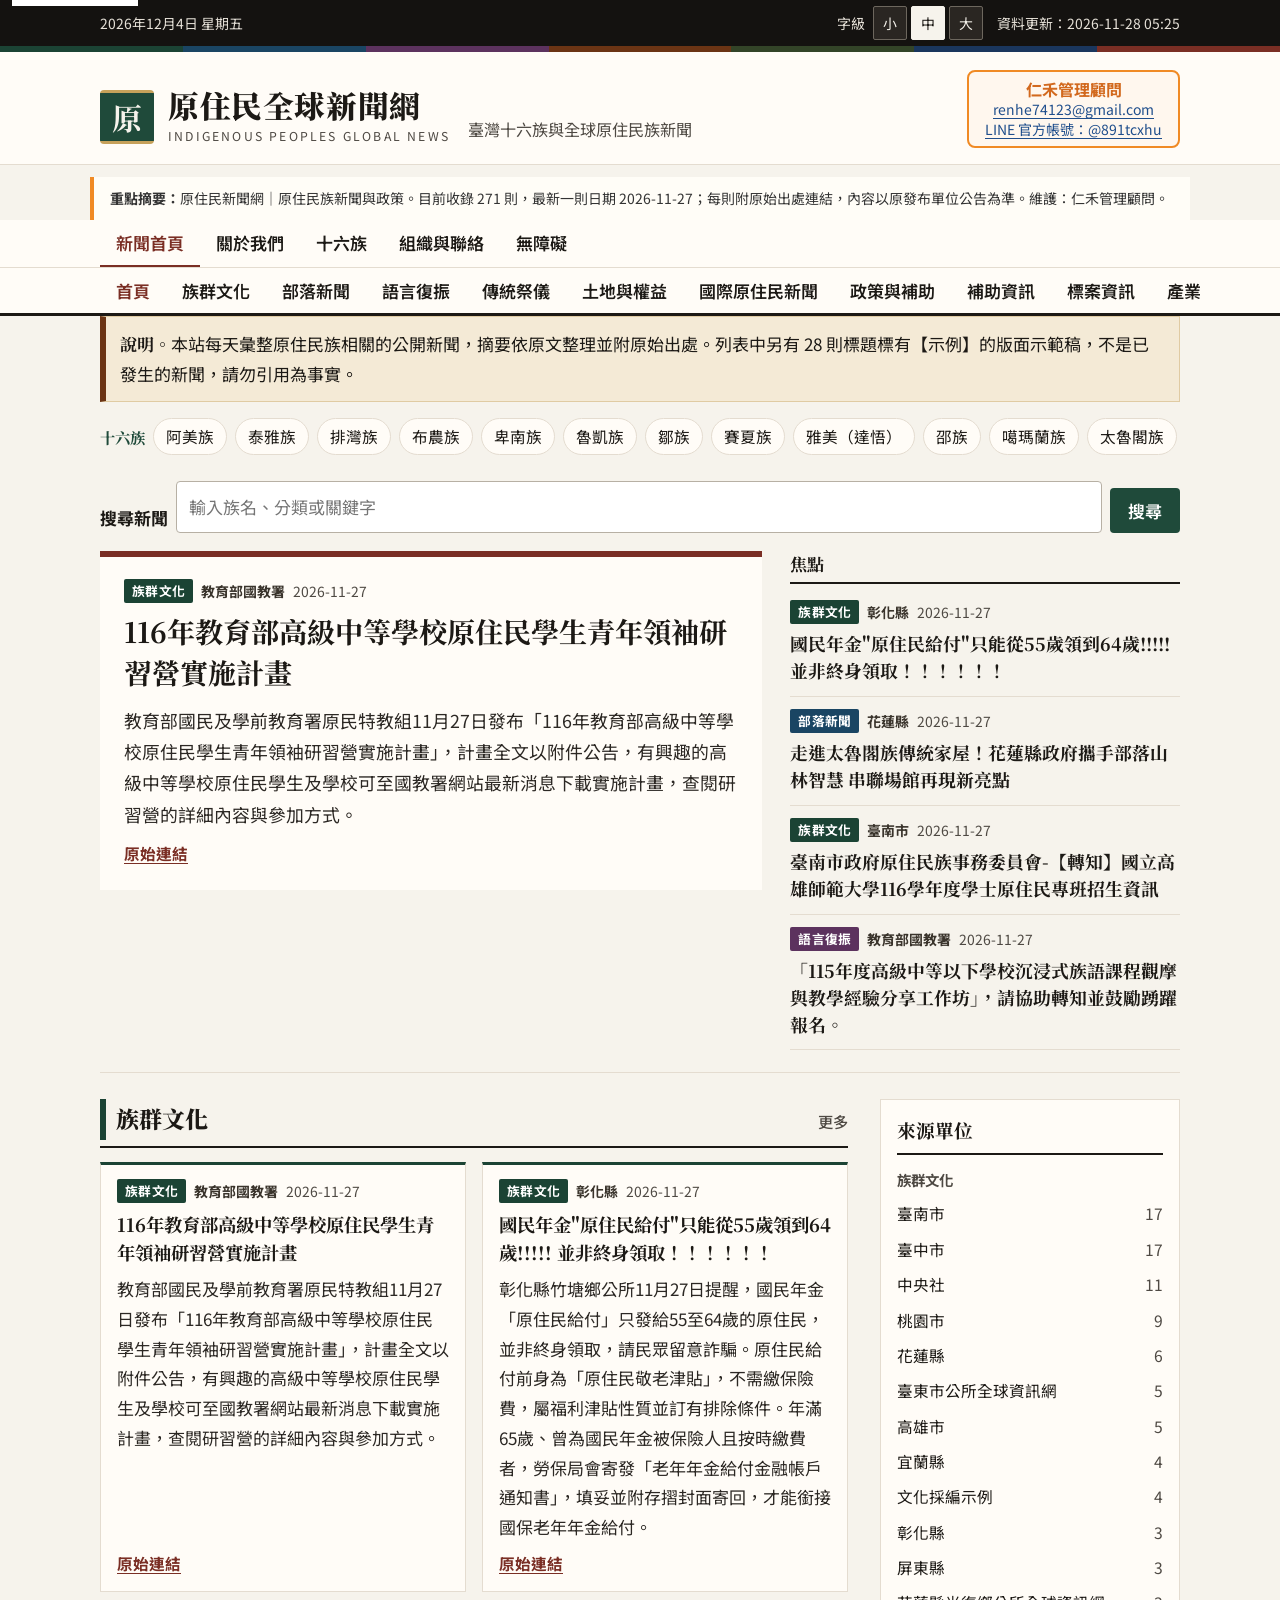
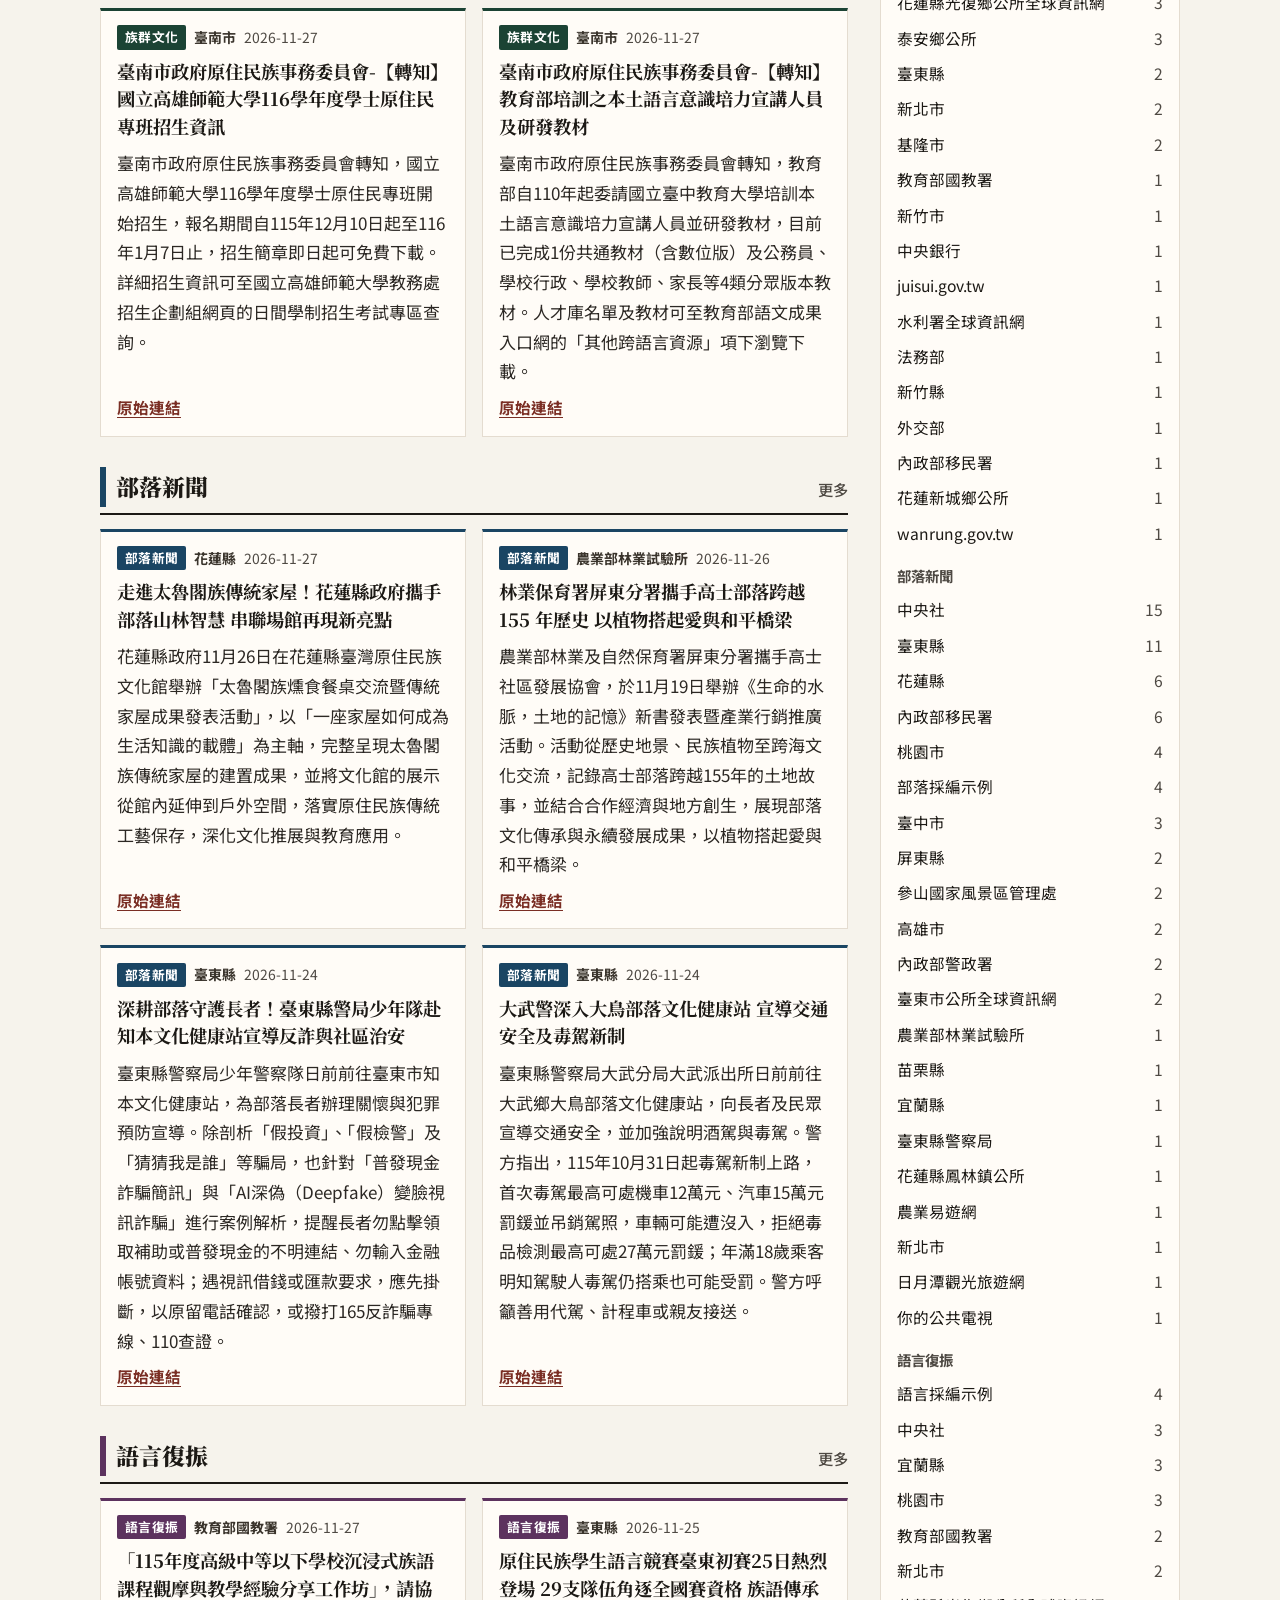
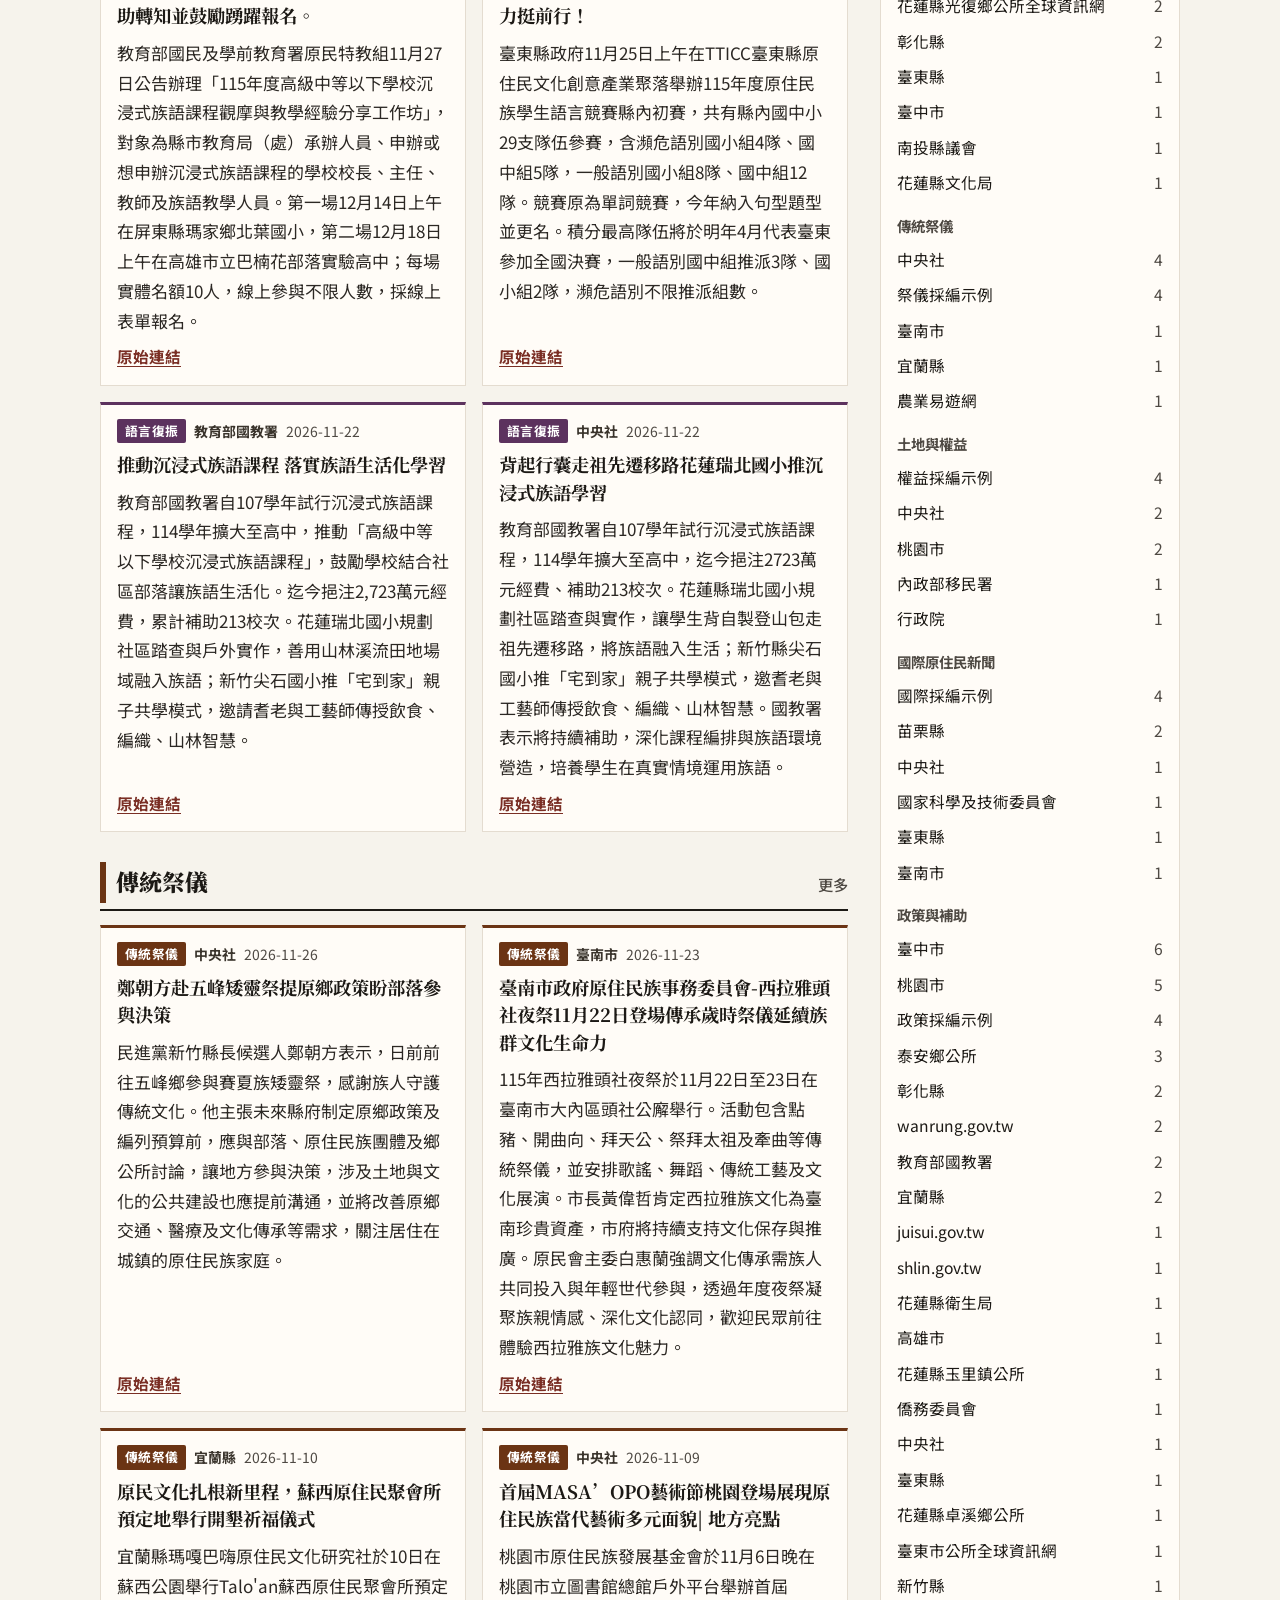
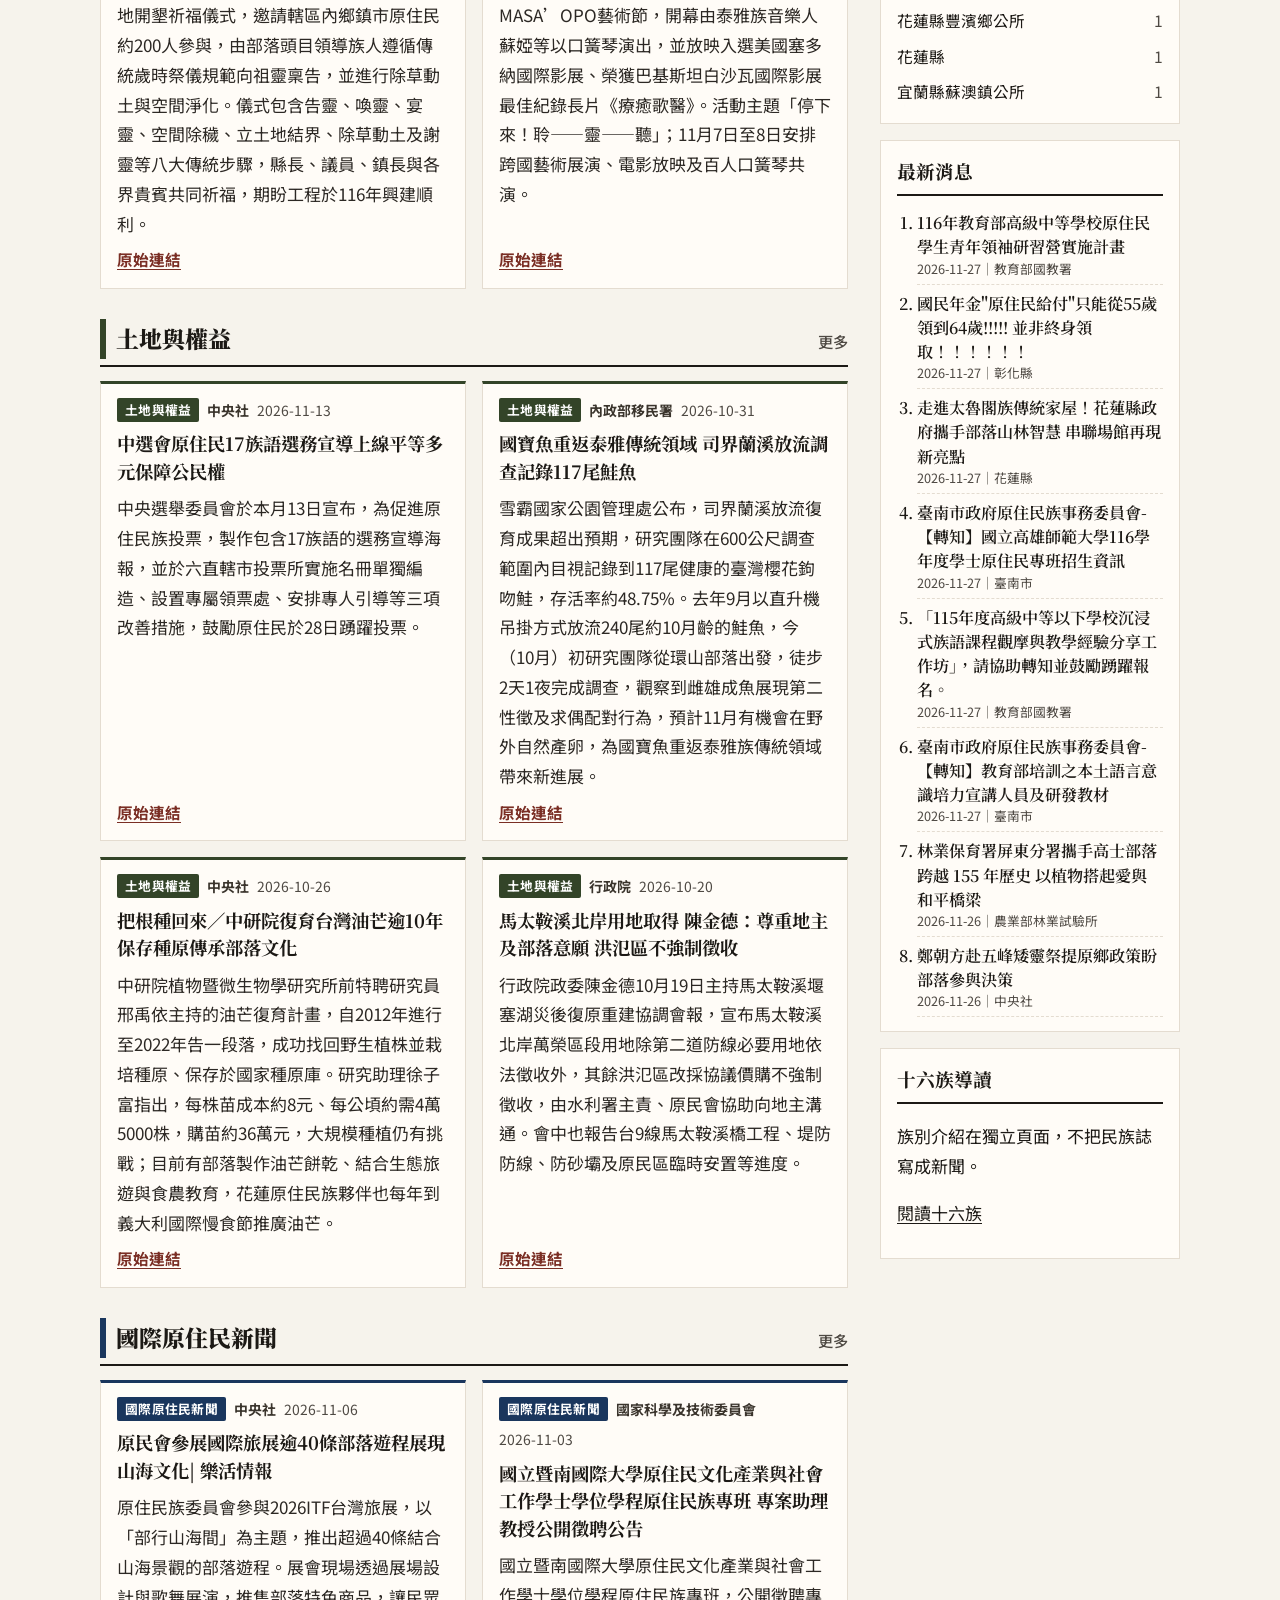
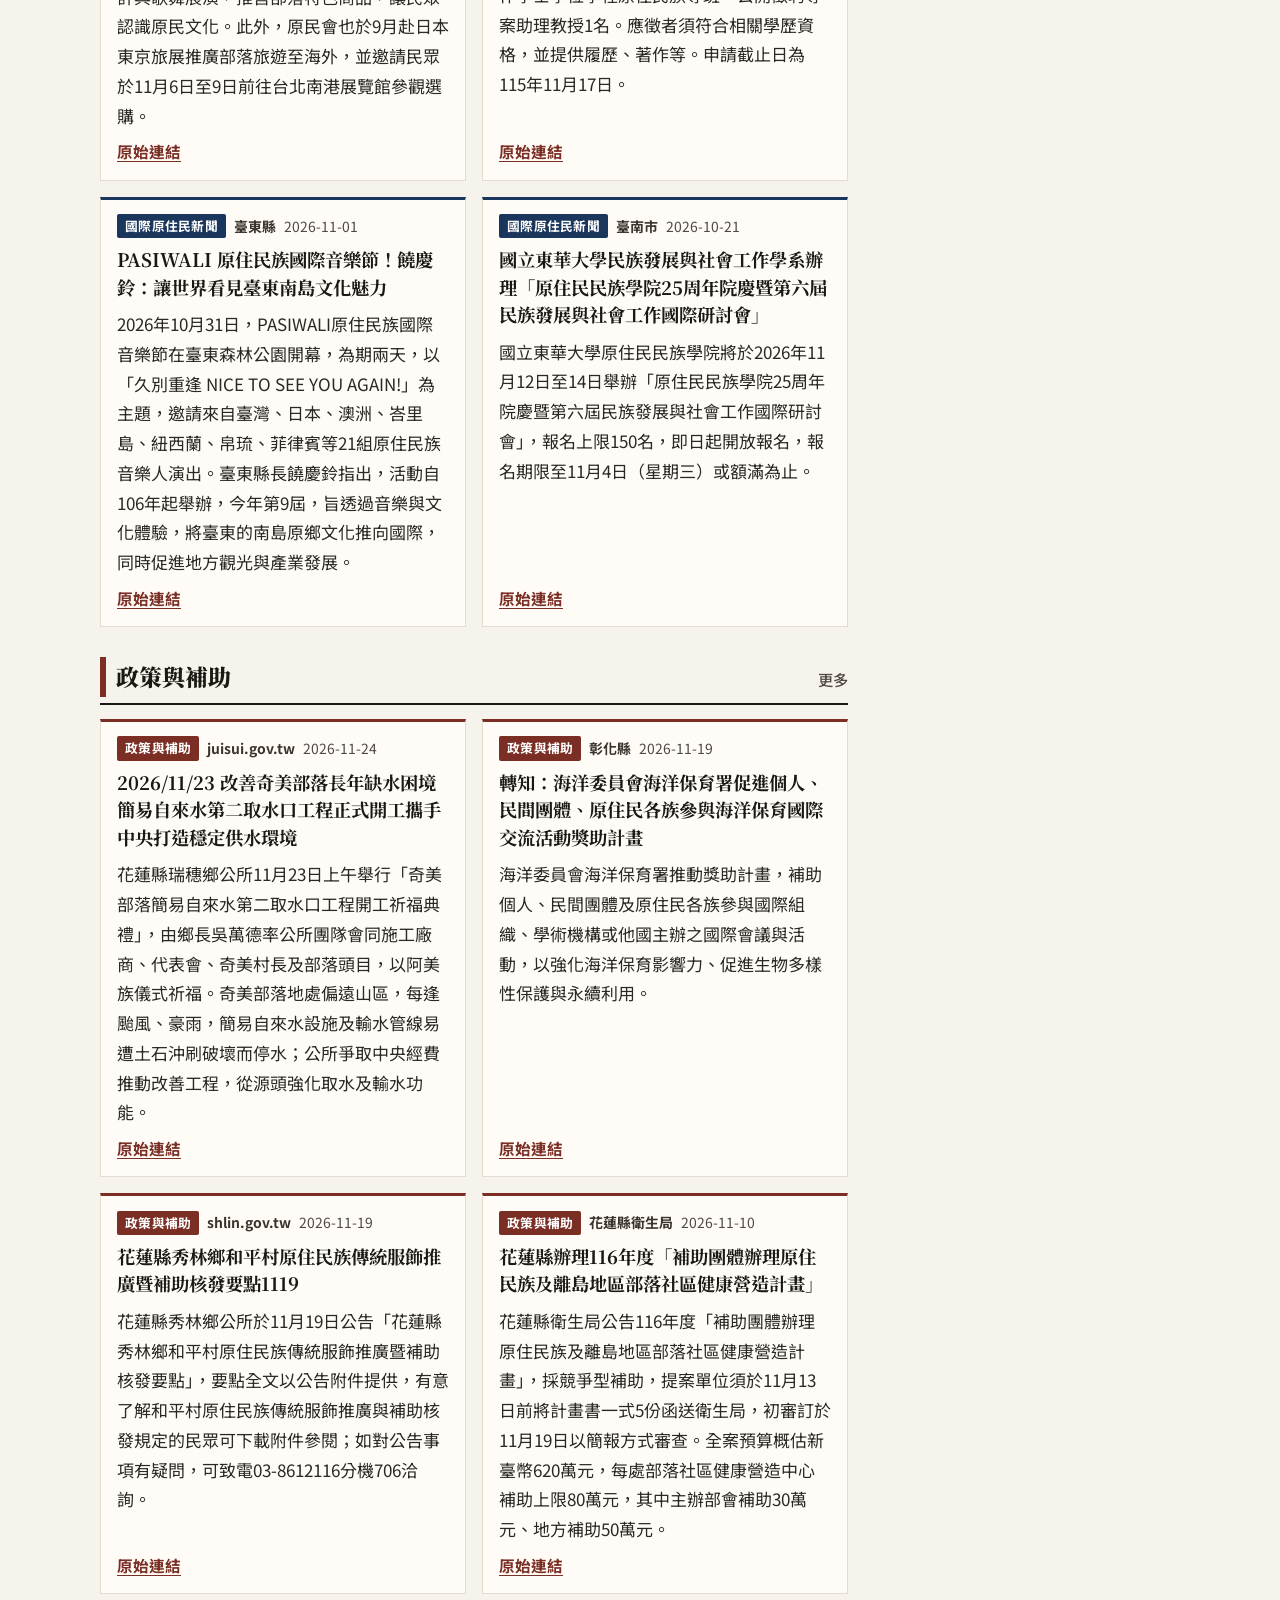
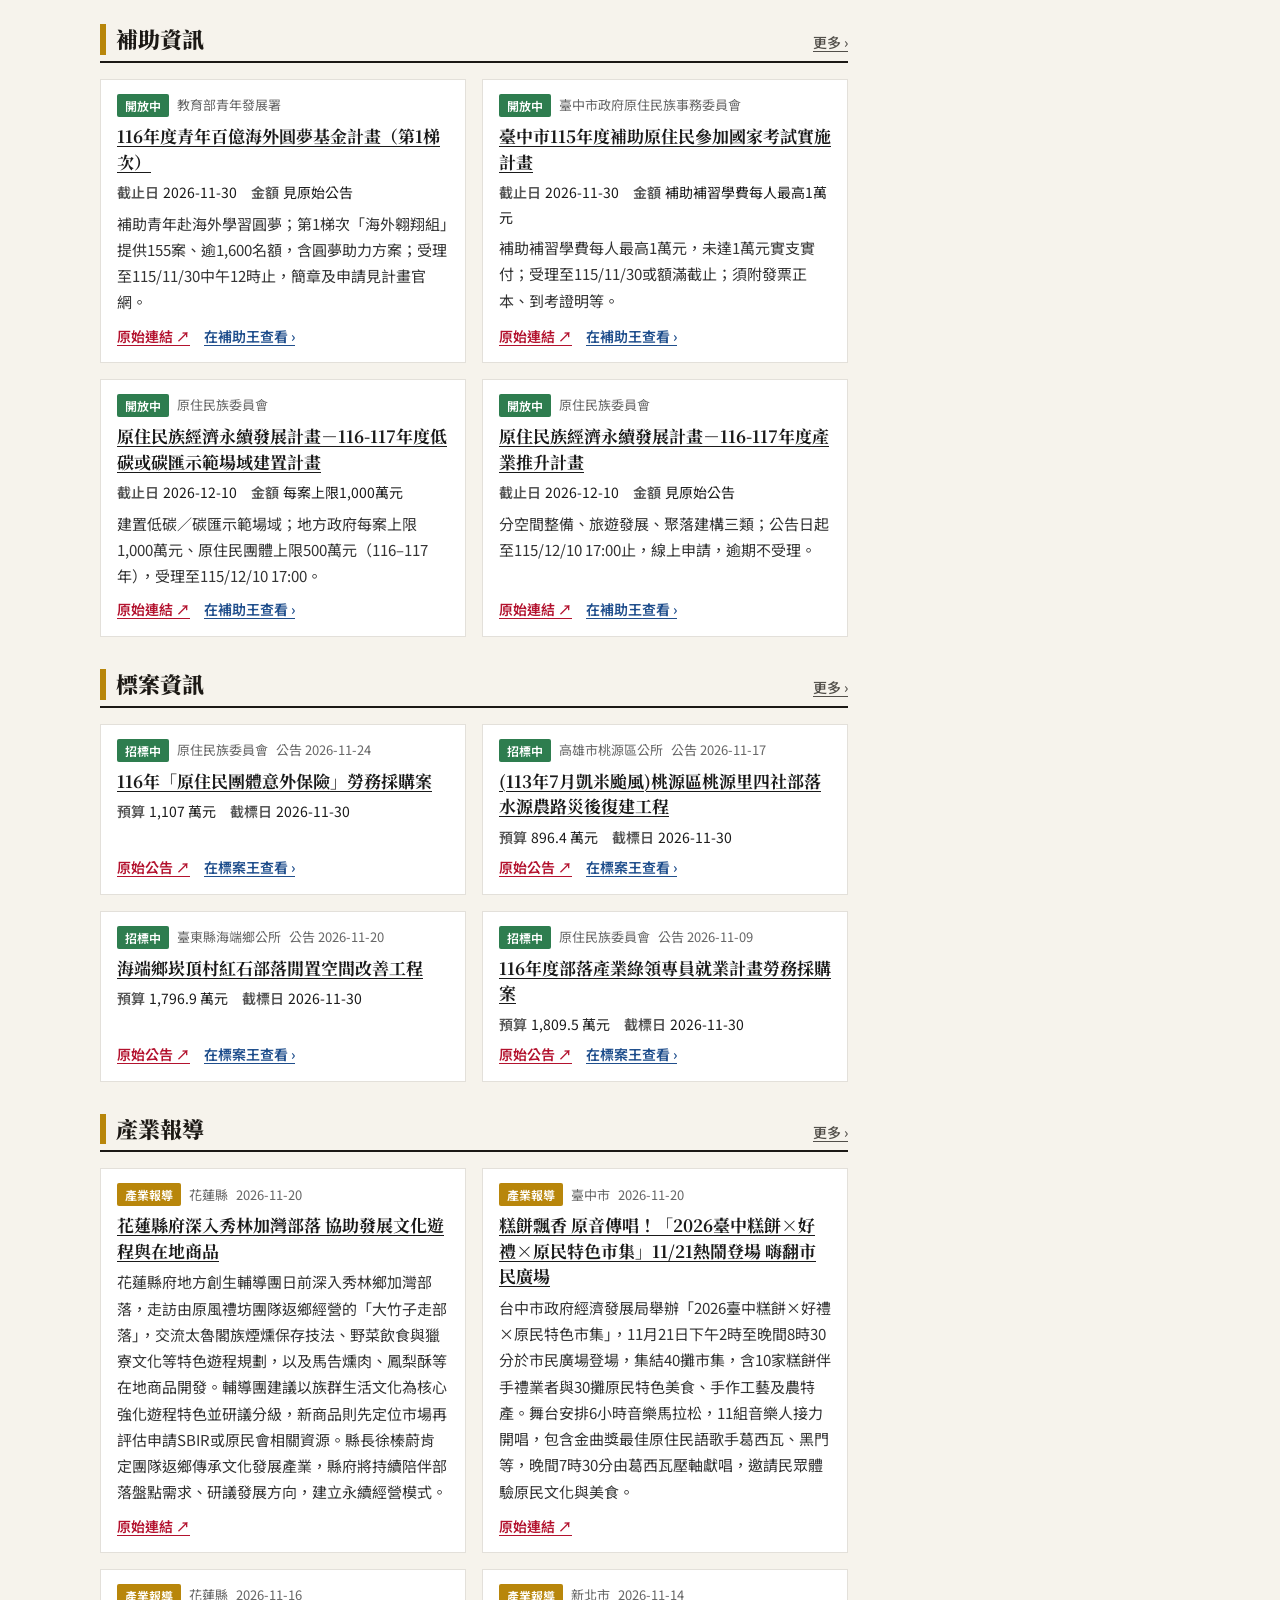
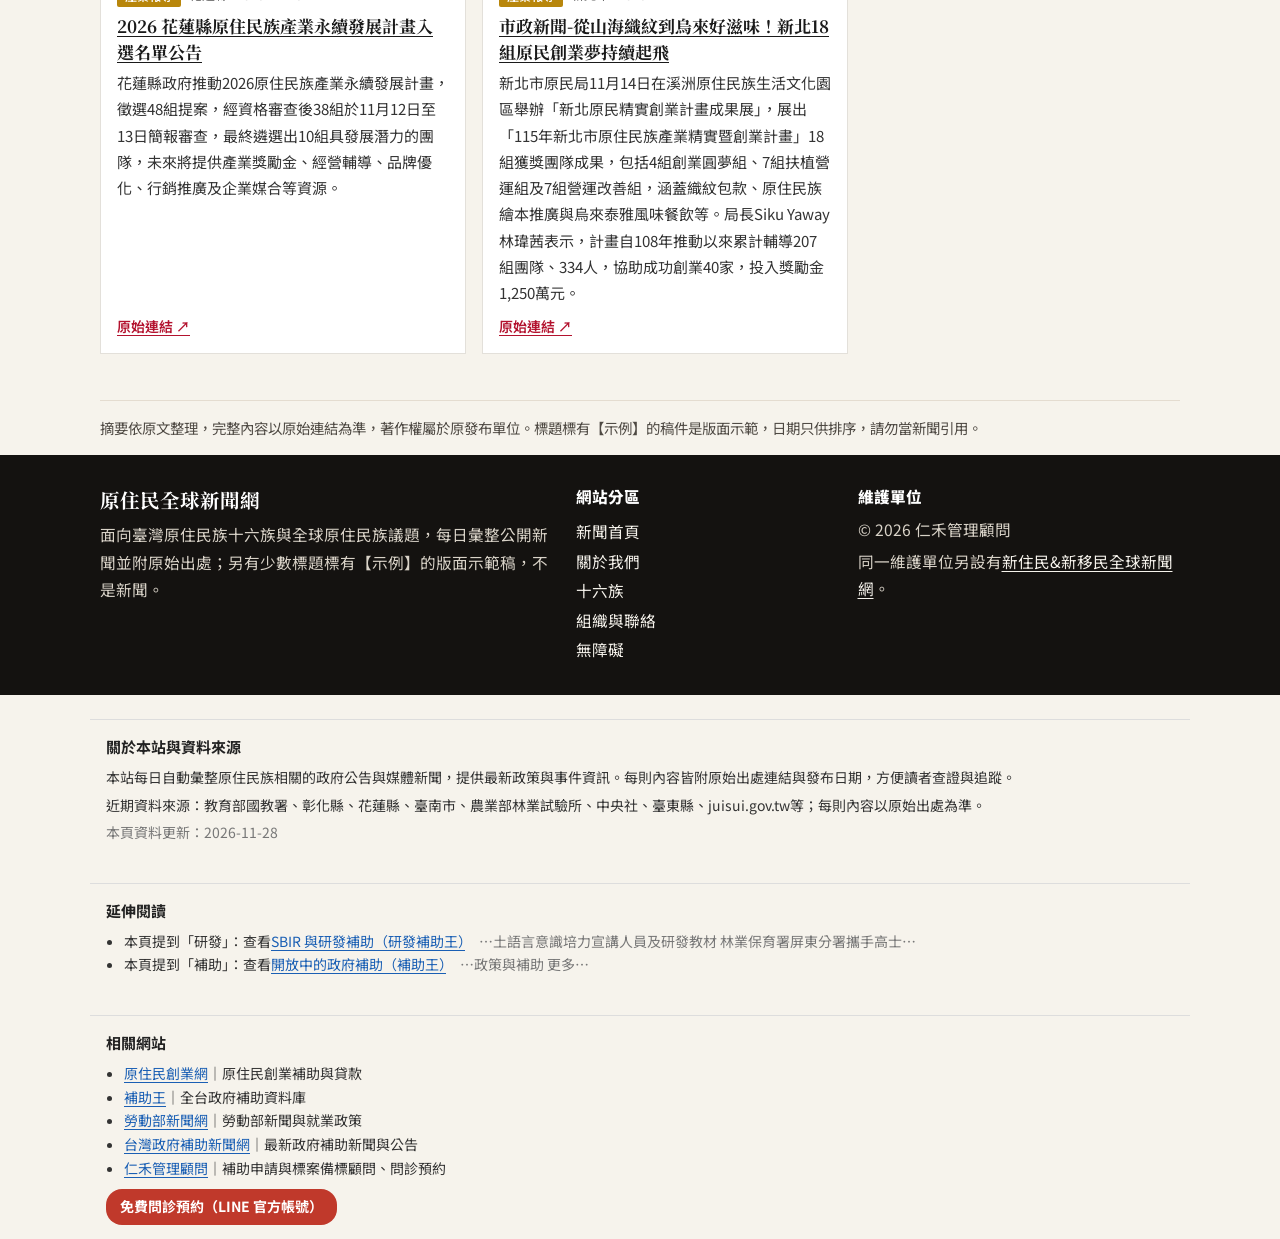
<file: index.html>
<!DOCTYPE html>
<html lang="zh-Hant-TW">
<head>
<meta charset="utf-8">
<!-- Google tag (gtag.js) -->
<script async src="https://www.googletagmanager.com/gtag/js?id=G-7374EDFKBH"></script>
<script>window.dataLayer=window.dataLayer||[];function gtag(){dataLayer.push(arguments);}gtag('js',new Date());gtag('config','G-7374EDFKBH');</script>
<meta name="viewport" content="width=device-width, initial-scale=1">
<title>原住民全球新聞網</title>
<meta name="description" content="原住民全球新聞網整理臺灣十六族與全球原住民族議題。每日彙整公開新聞，每則附原始出處。">
<meta name="theme-color" content="#1f4a3a">
<meta property="og:title" content="原住民全球新聞網">
<meta property="og:description" content="臺灣十六族與全球原住民族新聞，每日彙整公開新聞並附原始出處。">
<meta property="og:locale" content="zh_TW">
<meta property="og:type" content="website">
<meta property="og:url" content="https://web3.subsidyking.tw/">
<link rel="canonical" href="https://web3.subsidyking.tw/">
<link rel="icon" href="favicon.svg" type="image/svg+xml">
<link rel="preconnect" href="https://fonts.googleapis.com">
<link rel="preconnect" href="https://fonts.gstatic.com" crossorigin>
<link href="https://fonts.googleapis.com/css2?family=Noto+Sans+TC:wght@400;500;600;700&family=Noto+Serif+TC:wght@600;700;900&display=swap" rel="stylesheet">
<link rel="stylesheet" href="style.css">
<script type="application/ld+json">
{"@context":"https://schema.org","@type":"WebSite","name":"原住民全球新聞網","url":"https://web3.subsidyking.tw/","inLanguage":"zh-Hant-TW","description":"臺灣原住民族與全球原住民族新聞網站，每日彙整公開新聞並附原始出處。"}
</script>
</head>
<body data-page="home">
<a class="skip" href="#content">跳至主要內容</a>
<div class="topbar"><div class="wrap"><span id="today">日期載入中</span><span class="tools"><span class="fs" role="group" aria-label="字級"><span class="fs-label">字級</span><button type="button" data-fs-set="sm" aria-pressed="false">小</button><button type="button" data-fs-set="md" aria-pressed="true">中</button><button type="button" data-fs-set="lg" aria-pressed="false">大</button></span><span id="upd">每日更新</span></span></div></div>
<div class="bands" aria-hidden="true"><i></i><i></i><i></i><i></i><i></i><i></i><i></i></div>
<header class="masthead"><div class="wrap"><div class="rhad"><b>仁禾管理顧問</b><a href="mailto:renhe74123@gmail.com">renhe74123@gmail.com</a><a href="https://line.me/R/ti/p/@891tcxhu" target="_blank" rel="noopener">LINE 官方帳號：@891tcxhu</a></div><a href="index.html" class="brand"><span class="mark" aria-hidden="true">原</span><div><h1 class="brand-h1">原住民全球新聞網</h1><small>INDIGENOUS PEOPLES GLOBAL NEWS</small></div></a><p class="tagline">臺灣十六族與全球原住民族新聞</p></div></header><!--MX:geosum--><section class="geo-sum mx-geosum" aria-label="重點摘要" style="max-width:1100px;margin:12px auto 0;padding:10px 16px;background:#fffdf7;border-left:4px solid #f08a24;font-size:14px;line-height:1.7;color:#333;box-sizing:border-box"><b>重點摘要：</b>原住民新聞網｜原住民族新聞與政策。目前收錄 271 則，最新一則日期 2026-11-27；每則附原始出處連結，內容以原發布單位公告為準。維護：仁禾管理顧問。</section><!--/MX:geosum--><div class="rhm"><b>仁禾管理顧問</b><br><a href="mailto:renhe74123@gmail.com">renhe74123@gmail.com</a><br><a href="https://line.me/R/ti/p/@891tcxhu" target="_blank" rel="noopener">LINE 官方帳號：@891tcxhu</a></div>
<nav class="utilnav" aria-label="網站分區"><div class="wrap">
<a href="index.html" data-nav="home">新聞首頁</a>
<a href="about.html" data-nav="about">關於我們</a>
<a href="nations.html" data-nav="nations">十六族</a>
<a href="organization.html" data-nav="org">組織與聯絡</a>
<a href="accessibility.html" data-nav="a11y">無障礙</a>
</div></nav>
<nav class="catnav" aria-label="新聞分類"><div class="wrap">
<a href="#首頁" data-c="首頁">首頁</a>
<a href="#族群文化" data-c="族群文化">族群文化</a>
<a href="#部落新聞" data-c="部落新聞">部落新聞</a>
<a href="#語言復振" data-c="語言復振">語言復振</a>
<a href="#傳統祭儀" data-c="傳統祭儀">傳統祭儀</a>
<a href="#土地與權益" data-c="土地與權益">土地與權益</a>
<a href="#國際原住民新聞" data-c="國際原住民新聞">國際原住民新聞</a>
<a href="#政策與補助" data-c="政策與補助">政策與補助</a>
</div></nav>
<main id="content" class="wrap">
<h2 class="sr-only">新聞首頁</h2>
<p class="sample-banner" role="note"><strong>說明。</strong>本站每天彙整原住民族相關的公開新聞，摘要依原文整理並附原始出處。列表中另有 <span id="sample-count">28</span> 則標題標有【示例】的版面示範稿，不是已發生的新聞，請勿引用為事實。</p>
<nav class="nationstrip" aria-label="十六族導讀">
<span class="ns-label">十六族</span>
<a href="nations.html#amis">阿美族</a>
<a href="nations.html#atayal">泰雅族</a>
<a href="nations.html#paiwan">排灣族</a>
<a href="nations.html#bunun">布農族</a>
<a href="nations.html#puyuma">卑南族</a>
<a href="nations.html#rukai">魯凱族</a>
<a href="nations.html#tsou">鄒族</a>
<a href="nations.html#saisiyat">賽夏族</a>
<a href="nations.html#yami">雅美（達悟）</a>
<a href="nations.html#thao">邵族</a>
<a href="nations.html#kavalan">噶瑪蘭族</a>
<a href="nations.html#truku">太魯閣族</a>
<a href="nations.html#sakizaya">撒奇萊雅族</a>
<a href="nations.html#seediq">賽德克族</a>
<a href="nations.html#hlaalua">拉阿魯哇族</a>
<a href="nations.html#kanakanavu">卡那卡那富族</a>
</nav>
<form id="searchform" class="search" role="search">
<label for="q">搜尋新聞</label>
<input id="q" name="q" type="search" placeholder="輸入族名、分類或關鍵字" autocomplete="off">
<button type="submit">搜尋</button>
</form>
<p id="result-live" class="sr-only" aria-live="polite"></p>
<noscript><p class="callout">新聞列表需要 JavaScript。您仍可閱讀<a href="about.html">關於我們</a>、<a href="nations.html">十六族</a>、<a href="organization.html">組織與聯絡</a>與<a href="accessibility.html">無障礙</a>。</p></noscript>
<section id="home">
<div class="hero"><div id="lead"></div><div id="subs"></div></div>
<div class="cols"><div class="maincol">
<section class="block" data-cat="族群文化"><h2><span>族群文化</span><a href="#族群文化">更多</a></h2><div class="grid"></div></section>
<section class="block" data-cat="部落新聞"><h2><span>部落新聞</span><a href="#部落新聞">更多</a></h2><div class="grid"></div></section>
<section class="block" data-cat="語言復振"><h2><span>語言復振</span><a href="#語言復振">更多</a></h2><div class="grid"></div></section>
<section class="block" data-cat="傳統祭儀"><h2><span>傳統祭儀</span><a href="#傳統祭儀">更多</a></h2><div class="grid"></div></section>
<section class="block" data-cat="土地與權益"><h2><span>土地與權益</span><a href="#土地與權益">更多</a></h2><div class="grid"></div></section>
<section class="block" data-cat="國際原住民新聞"><h2><span>國際原住民新聞</span><a href="#國際原住民新聞">更多</a></h2><div class="grid"></div></section>
<section class="block" data-cat="政策與補助"><h2><span>政策與補助</span><a href="#政策與補助">更多</a></h2><div class="grid"></div></section>
</div><aside class="side"></aside></div>
</section>
<section id="catview" hidden>
<div class="cols"><div class="maincol">
<h2 class="cattitle" id="ctitle"></h2>
<p class="meta" id="cmeta"></p>
<div class="list" id="clist"></div>
<button type="button" id="more" hidden>載入更多</button>
</div><aside class="side"></aside></div>
</section>
<p class="note">摘要依原文整理，完整內容以原始連結為準，著作權屬於原發布單位。標題標有【示例】的稿件是版面示範，日期只供排序，請勿當新聞引用。</p>
</main>
<footer><div class="wrap footer-grid">
<div><b>原住民全球新聞網</b><p>面向臺灣原住民族十六族與全球原住民族議題，每日彙整公開新聞並附原始出處；另有少數標題標有【示例】的版面示範稿，不是新聞。</p></div>
<nav aria-label="頁尾"><p class="foot-h">網站分區</p><a href="index.html">新聞首頁</a><a href="about.html">關於我們</a><a href="nations.html">十六族</a><a href="organization.html">組織與聯絡</a><a href="accessibility.html">無障礙</a></nav>
<div><p class="foot-h">維護單位</p><p>© 2026 仁禾管理顧問</p><p>同一維護單位另設有<a href="https://web1.subsidyking.tw/" rel="noopener">新住民&amp;新移民全球新聞網</a>。</p></div>
</div></footer>
<script src="data.js"></script>
<script src="common.js"></script>
<script src="extras.js"></script><script src="extras-ui.js"></script><script src="app.js"></script>
<!--MX:about--><section class="mx-box mx-about" id="about-data" aria-label="關於本站與資料來源"><h2>關於本站與資料來源</h2><p style="margin:0">本站每日自動彙整原住民族相關的政府公告與媒體新聞，提供最新政策與事件資訊。每則內容皆附原始出處連結與發布日期，方便讀者查證與追蹤。</p><p style="margin:4px 0 0">近期資料來源：教育部國教署、彰化縣、花蓮縣、臺南市、農業部林業試驗所、中央社、臺東縣、juisui.gov.tw等；每則內容以原始出處為準。</p><p style="margin:4px 0 0;color:#777">本頁資料更新：2026-11-28</p></section><!--/MX:about--><!--MX:context--><section class="mx-box mx-context" aria-label="延伸閱讀"><h2>延伸閱讀</h2><ul><li>本頁提到「研發」：查看<a href="https://web20.subsidyking.tw/">SBIR 與研發補助（研發補助王）</a><span style="color:#777">　…土語言意識培力宣講人員及研發教材 林業保育署屏東分署攜手高士…</span></li><li>本頁提到「補助」：查看<a href="https://www.subsidyking.tw/">開放中的政府補助（補助王）</a><span style="color:#777">　…政策與補助 更多…</span></li></ul></section><!--/MX:context--><!--MX:footer--><style>.mx-box{max-width:1100px;margin:24px auto 0;padding:14px 16px;box-sizing:border-box;font-size:14px;line-height:1.7;color:#333;border-top:1px solid #ddd}.mx-box h2{font-size:15px;margin:0 0 6px;color:#222}.mx-box ul{margin:0;padding-left:18px}.mx-box a{color:#1a5fb4}.mx-cta{display:inline-block;margin-top:8px;padding:6px 14px;background:#c0392b;color:#fff!important;border-radius:16px;text-decoration:none;font-weight:bold}.mx-fab{position:fixed;right:14px;bottom:16px;z-index:9990;padding:10px 16px;background:#c0392b;color:#fff!important;border-radius:22px;box-shadow:0 2px 8px rgba(0,0,0,.25);text-decoration:none;font-weight:bold;font-size:15px}@media (max-width:860px){body{padding-bottom:96px}.geo-sum{padding-bottom:20px}.mx-fab{bottom:12px;right:12px}}@media print{.mx-fab{display:none}}</style><aside class="mx-box mx-related" aria-label="相關網站"><h2>相關網站</h2><ul><li><a href="https://web16.subsidyking.tw/">原住民創業網</a>｜原住民創業補助與貸款</li><li><a href="https://www.subsidyking.tw/">補助王</a>｜全台政府補助資料庫</li><li><a href="https://web10.subsidyking.tw/">勞動部新聞網</a>｜勞動部新聞與就業政策</li><li><a href="https://news.subsidyking.tw/">台灣政府補助新聞網</a>｜最新政府補助新聞與公告</li><li><a href="https://web18.subsidyking.tw/?utm_source=web3.subsidyking.tw&utm_medium=matrix">仁禾管理顧問</a>｜補助申請與標案備標顧問、問診預約</li></ul><a class="mx-cta" href="https://line.me/R/ti/p/@891tcxhu" target="_blank" rel="noopener" onclick="if(window.gtag)gtag('event','click_consult',{site:'web3.subsidyking.tw'})">免費問診預約（LINE 官方帳號）</a></aside><!--/MX:footer-->
</body>
</html>
</file>
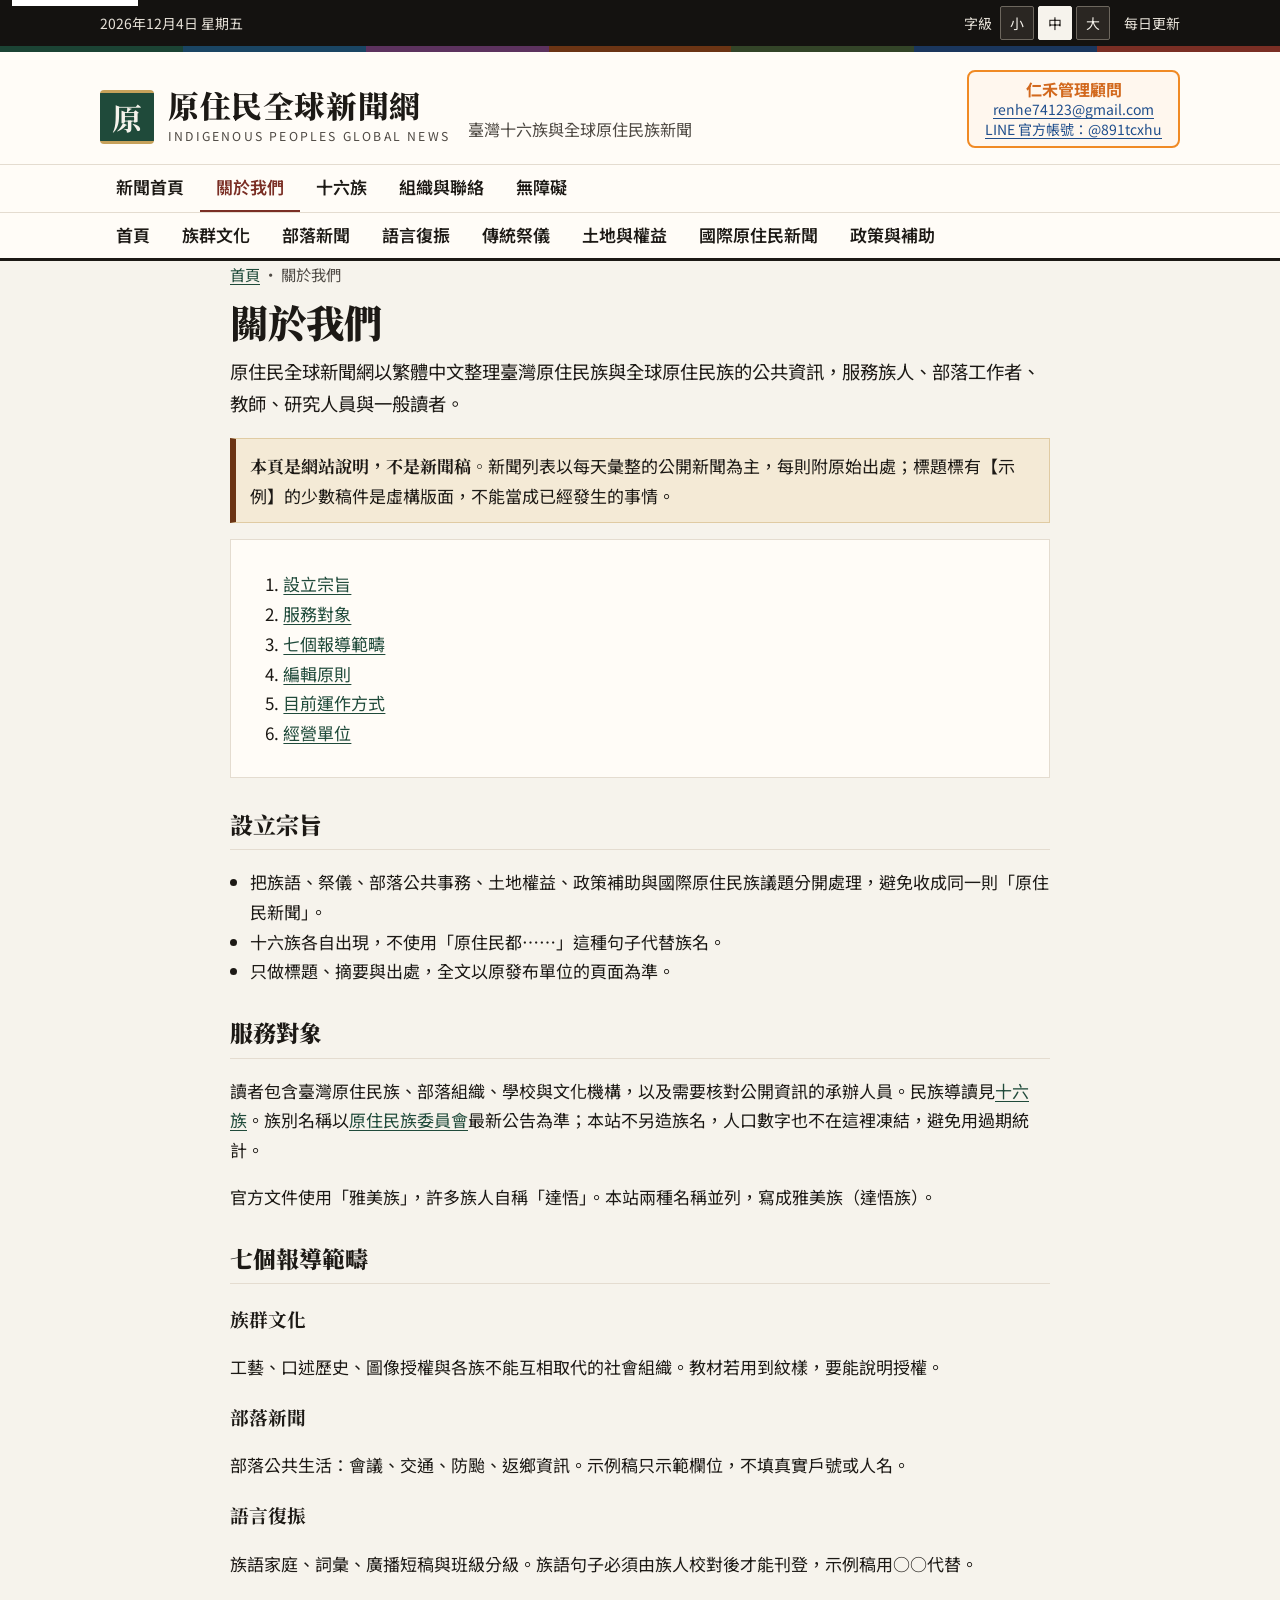
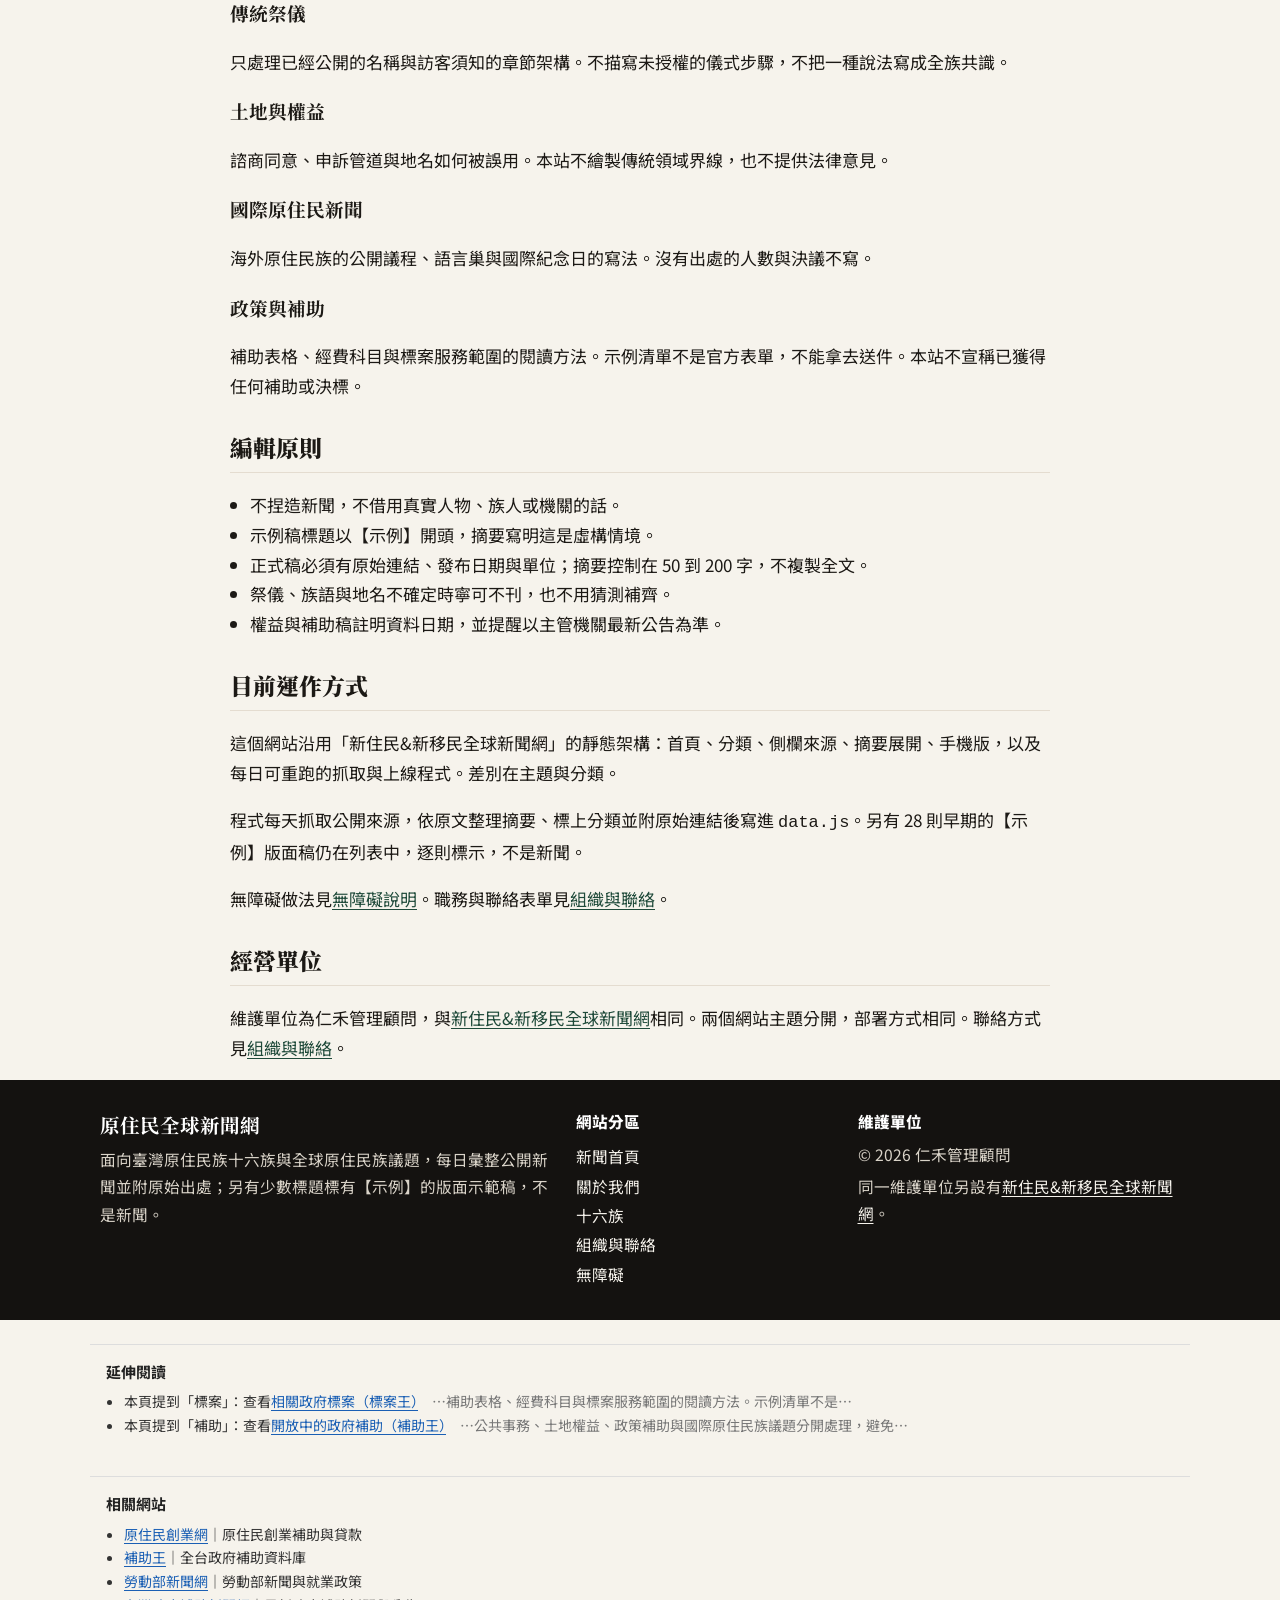
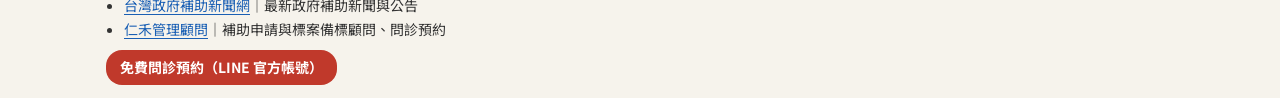
<file: about.html>
<!DOCTYPE html>
<html lang="zh-Hant-TW">
<head>
<meta charset="utf-8">
<!-- Google tag (gtag.js) -->
<script async src="https://www.googletagmanager.com/gtag/js?id=G-7374EDFKBH"></script>
<script>window.dataLayer=window.dataLayer||[];function gtag(){dataLayer.push(arguments);}gtag('js',new Date());gtag('config','G-7374EDFKBH');</script>
<meta name="viewport" content="width=device-width, initial-scale=1">
<title>關於我們｜原住民全球新聞網</title>
<meta name="description" content="原住民全球新聞網的宗旨、服務對象、七個報導範疇與編輯原則。本頁說明網站定位，不是新聞稿。">
<meta name="theme-color" content="#1f4a3a">
<link rel="icon" href="favicon.svg" type="image/svg+xml">
<link rel="preconnect" href="https://fonts.googleapis.com">
<link rel="preconnect" href="https://fonts.gstatic.com" crossorigin>
<link href="https://fonts.googleapis.com/css2?family=Noto+Sans+TC:wght@400;500;600;700&family=Noto+Serif+TC:wght@600;700;900&display=swap" rel="stylesheet">
<link rel="stylesheet" href="style.css">
</head>
<body data-page="about">
<a class="skip" href="#content">跳至主要內容</a>
<div class="topbar"><div class="wrap"><span id="today">日期載入中</span><span class="tools"><span class="fs" role="group" aria-label="字級"><span class="fs-label">字級</span><button type="button" data-fs-set="sm" aria-pressed="false">小</button><button type="button" data-fs-set="md" aria-pressed="true">中</button><button type="button" data-fs-set="lg" aria-pressed="false">大</button></span><span id="upd">每日更新</span></span></div></div>
<div class="bands" aria-hidden="true"><i></i><i></i><i></i><i></i><i></i><i></i><i></i></div>
<header class="masthead"><div class="wrap"><div class="rhad"><b>仁禾管理顧問</b><a href="mailto:renhe74123@gmail.com">renhe74123@gmail.com</a><a href="https://line.me/R/ti/p/@891tcxhu" target="_blank" rel="noopener">LINE 官方帳號：@891tcxhu</a></div><a href="index.html" class="brand"><span class="mark" aria-hidden="true">原</span><span><b>原住民全球新聞網</b><small>INDIGENOUS PEOPLES GLOBAL NEWS</small></span></a><p class="tagline">臺灣十六族與全球原住民族新聞</p></div></header><div class="rhm"><b>仁禾管理顧問</b><br><a href="mailto:renhe74123@gmail.com">renhe74123@gmail.com</a><br><a href="https://line.me/R/ti/p/@891tcxhu" target="_blank" rel="noopener">LINE 官方帳號：@891tcxhu</a></div>
<nav class="utilnav" aria-label="網站分區"><div class="wrap">
<a href="index.html" data-nav="home">新聞首頁</a>
<a href="about.html" data-nav="about">關於我們</a>
<a href="nations.html" data-nav="nations">十六族</a>
<a href="organization.html" data-nav="org">組織與聯絡</a>
<a href="accessibility.html" data-nav="a11y">無障礙</a>
</div></nav>
<nav class="catnav" aria-label="新聞分類"><div class="wrap">
<a href="index.html#首頁">首頁</a>
<a href="index.html#族群文化">族群文化</a>
<a href="index.html#部落新聞">部落新聞</a>
<a href="index.html#語言復振">語言復振</a>
<a href="index.html#傳統祭儀">傳統祭儀</a>
<a href="index.html#土地與權益">土地與權益</a>
<a href="index.html#國際原住民新聞">國際原住民新聞</a>
<a href="index.html#政策與補助">政策與補助</a>
</div></nav>
<main id="content" class="wrap prose">
<nav class="crumb" aria-label="麵包屑"><a href="index.html">首頁</a> · <span aria-current="page">關於我們</span></nav>
<h1>關於我們</h1>
<p class="lede">原住民全球新聞網以繁體中文整理臺灣原住民族與全球原住民族的公共資訊，服務族人、部落工作者、教師、研究人員與一般讀者。</p>
<p class="sample-banner" role="note"><strong>本頁是網站說明，不是新聞稿。</strong>新聞列表以每天彙整的公開新聞為主，每則附原始出處；標題標有【示例】的少數稿件是虛構版面，不能當成已經發生的事情。</p>
<nav class="toc" aria-label="本頁目錄"><ol>
<li><a href="#mission">設立宗旨</a></li>
<li><a href="#who">服務對象</a></li>
<li><a href="#beats">七個報導範疇</a></li>
<li><a href="#rules">編輯原則</a></li>
<li><a href="#now">目前運作方式</a></li>
<li><a href="#operator">經營單位</a></li>
</ol></nav>

<h2 id="mission">設立宗旨</h2>
<ul>
<li>把族語、祭儀、部落公共事務、土地權益、政策補助與國際原住民族議題分開處理，避免收成同一則「原住民新聞」。</li>
<li>十六族各自出現，不使用「原住民都……」這種句子代替族名。</li>
<li>只做標題、摘要與出處，全文以原發布單位的頁面為準。</li>
</ul>

<h2 id="who">服務對象</h2>
<p>讀者包含臺灣原住民族、部落組織、學校與文化機構，以及需要核對公開資訊的承辦人員。民族導讀見<a href="nations.html">十六族</a>。族別名稱以<a href="https://www.cip.gov.tw/" rel="noopener noreferrer">原住民族委員會</a>最新公告為準；本站不另造族名，人口數字也不在這裡凍結，避免用過期統計。</p>
<p>官方文件使用「雅美族」，許多族人自稱「達悟」。本站兩種名稱並列，寫成雅美族（達悟族）。</p>

<h2 id="beats">七個報導範疇</h2>
<h3>族群文化</h3>
<p>工藝、口述歷史、圖像授權與各族不能互相取代的社會組織。教材若用到紋樣，要能說明授權。</p>
<h3>部落新聞</h3>
<p>部落公共生活：會議、交通、防颱、返鄉資訊。示例稿只示範欄位，不填真實戶號或人名。</p>
<h3>語言復振</h3>
<p>族語家庭、詞彙、廣播短稿與班級分級。族語句子必須由族人校對後才能刊登，示例稿用○○代替。</p>
<h3>傳統祭儀</h3>
<p>只處理已經公開的名稱與訪客須知的章節架構。不描寫未授權的儀式步驟，不把一種說法寫成全族共識。</p>
<h3>土地與權益</h3>
<p>諮商同意、申訴管道與地名如何被誤用。本站不繪製傳統領域界線，也不提供法律意見。</p>
<h3>國際原住民新聞</h3>
<p>海外原住民族的公開議程、語言巢與國際紀念日的寫法。沒有出處的人數與決議不寫。</p>
<h3>政策與補助</h3>
<p>補助表格、經費科目與標案服務範圍的閱讀方法。示例清單不是官方表單，不能拿去送件。本站不宣稱已獲得任何補助或決標。</p>

<h2 id="rules">編輯原則</h2>
<ul>
<li>不捏造新聞，不借用真實人物、族人或機關的話。</li>
<li>示例稿標題以【示例】開頭，摘要寫明這是虛構情境。</li>
<li>正式稿必須有原始連結、發布日期與單位；摘要控制在 50 到 200 字，不複製全文。</li>
<li>祭儀、族語與地名不確定時寧可不刊，也不用猜測補齊。</li>
<li>權益與補助稿註明資料日期，並提醒以主管機關最新公告為準。</li>
</ul>

<h2 id="now">目前運作方式</h2>
<p>這個網站沿用「新住民&amp;新移民全球新聞網」的靜態架構：首頁、分類、側欄來源、摘要展開、手機版，以及每日可重跑的抓取與上線程式。差別在主題與分類。</p>
<p>程式每天抓取公開來源，依原文整理摘要、標上分類並附原始連結後寫進 <code>data.js</code>。另有 28 則早期的【示例】版面稿仍在列表中，逐則標示，不是新聞。</p>
<p>無障礙做法見<a href="accessibility.html">無障礙說明</a>。職務與聯絡表單見<a href="organization.html">組織與聯絡</a>。</p>

<h2 id="operator">經營單位</h2>
<p>維護單位為仁禾管理顧問，與<a href="https://web1.subsidyking.tw/" rel="noopener">新住民&amp;新移民全球新聞網</a>相同。兩個網站主題分開，部署方式相同。聯絡方式見<a href="organization.html">組織與聯絡</a>。</p>
</main>
<footer><div class="wrap footer-grid">
<div><b>原住民全球新聞網</b><p>面向臺灣原住民族十六族與全球原住民族議題，每日彙整公開新聞並附原始出處；另有少數標題標有【示例】的版面示範稿，不是新聞。</p></div>
<nav aria-label="頁尾"><p class="foot-h">網站分區</p><a href="index.html">新聞首頁</a><a href="about.html">關於我們</a><a href="nations.html">十六族</a><a href="organization.html">組織與聯絡</a><a href="accessibility.html">無障礙</a></nav>
<div><p class="foot-h">維護單位</p><p>© 2026 仁禾管理顧問</p><p>同一維護單位另設有<a href="https://web1.subsidyking.tw/" rel="noopener">新住民&amp;新移民全球新聞網</a>。</p></div>
</div></footer>
<script src="common.js"></script>
<!--MX:context--><section class="mx-box mx-context" aria-label="延伸閱讀"><h2>延伸閱讀</h2><ul><li>本頁提到「標案」：查看<a href="https://www.bidking.tw/">相關政府標案（標案王）</a><span style="color:#777">　…補助表格、經費科目與標案服務範圍的閱讀方法。示例清單不是…</span></li><li>本頁提到「補助」：查看<a href="https://www.subsidyking.tw/">開放中的政府補助（補助王）</a><span style="color:#777">　…公共事務、土地權益、政策補助與國際原住民族議題分開處理，避免…</span></li></ul></section><!--/MX:context--><!--MX:footer--><style>.mx-box{max-width:1100px;margin:24px auto 0;padding:14px 16px;box-sizing:border-box;font-size:14px;line-height:1.7;color:#333;border-top:1px solid #ddd}.mx-box h2{font-size:15px;margin:0 0 6px;color:#222}.mx-box ul{margin:0;padding-left:18px}.mx-box a{color:#1a5fb4}.mx-cta{display:inline-block;margin-top:8px;padding:6px 14px;background:#c0392b;color:#fff!important;border-radius:16px;text-decoration:none;font-weight:bold}.mx-fab{position:fixed;right:14px;bottom:16px;z-index:9990;padding:10px 16px;background:#c0392b;color:#fff!important;border-radius:22px;box-shadow:0 2px 8px rgba(0,0,0,.25);text-decoration:none;font-weight:bold;font-size:15px}@media (max-width:860px){body{padding-bottom:96px}.geo-sum{padding-bottom:20px}.mx-fab{bottom:12px;right:12px}}@media print{.mx-fab{display:none}}</style><aside class="mx-box mx-related" aria-label="相關網站"><h2>相關網站</h2><ul><li><a href="https://web16.subsidyking.tw/">原住民創業網</a>｜原住民創業補助與貸款</li><li><a href="https://www.subsidyking.tw/">補助王</a>｜全台政府補助資料庫</li><li><a href="https://web10.subsidyking.tw/">勞動部新聞網</a>｜勞動部新聞與就業政策</li><li><a href="https://news.subsidyking.tw/">台灣政府補助新聞網</a>｜最新政府補助新聞與公告</li><li><a href="https://web18.subsidyking.tw/?utm_source=web3.subsidyking.tw&utm_medium=matrix">仁禾管理顧問</a>｜補助申請與標案備標顧問、問診預約</li></ul><a class="mx-cta" href="https://line.me/R/ti/p/@891tcxhu" target="_blank" rel="noopener" onclick="if(window.gtag)gtag('event','click_consult',{site:'web3.subsidyking.tw'})">免費問診預約（LINE 官方帳號）</a></aside><!--/MX:footer-->
</body>
</html>
</file>
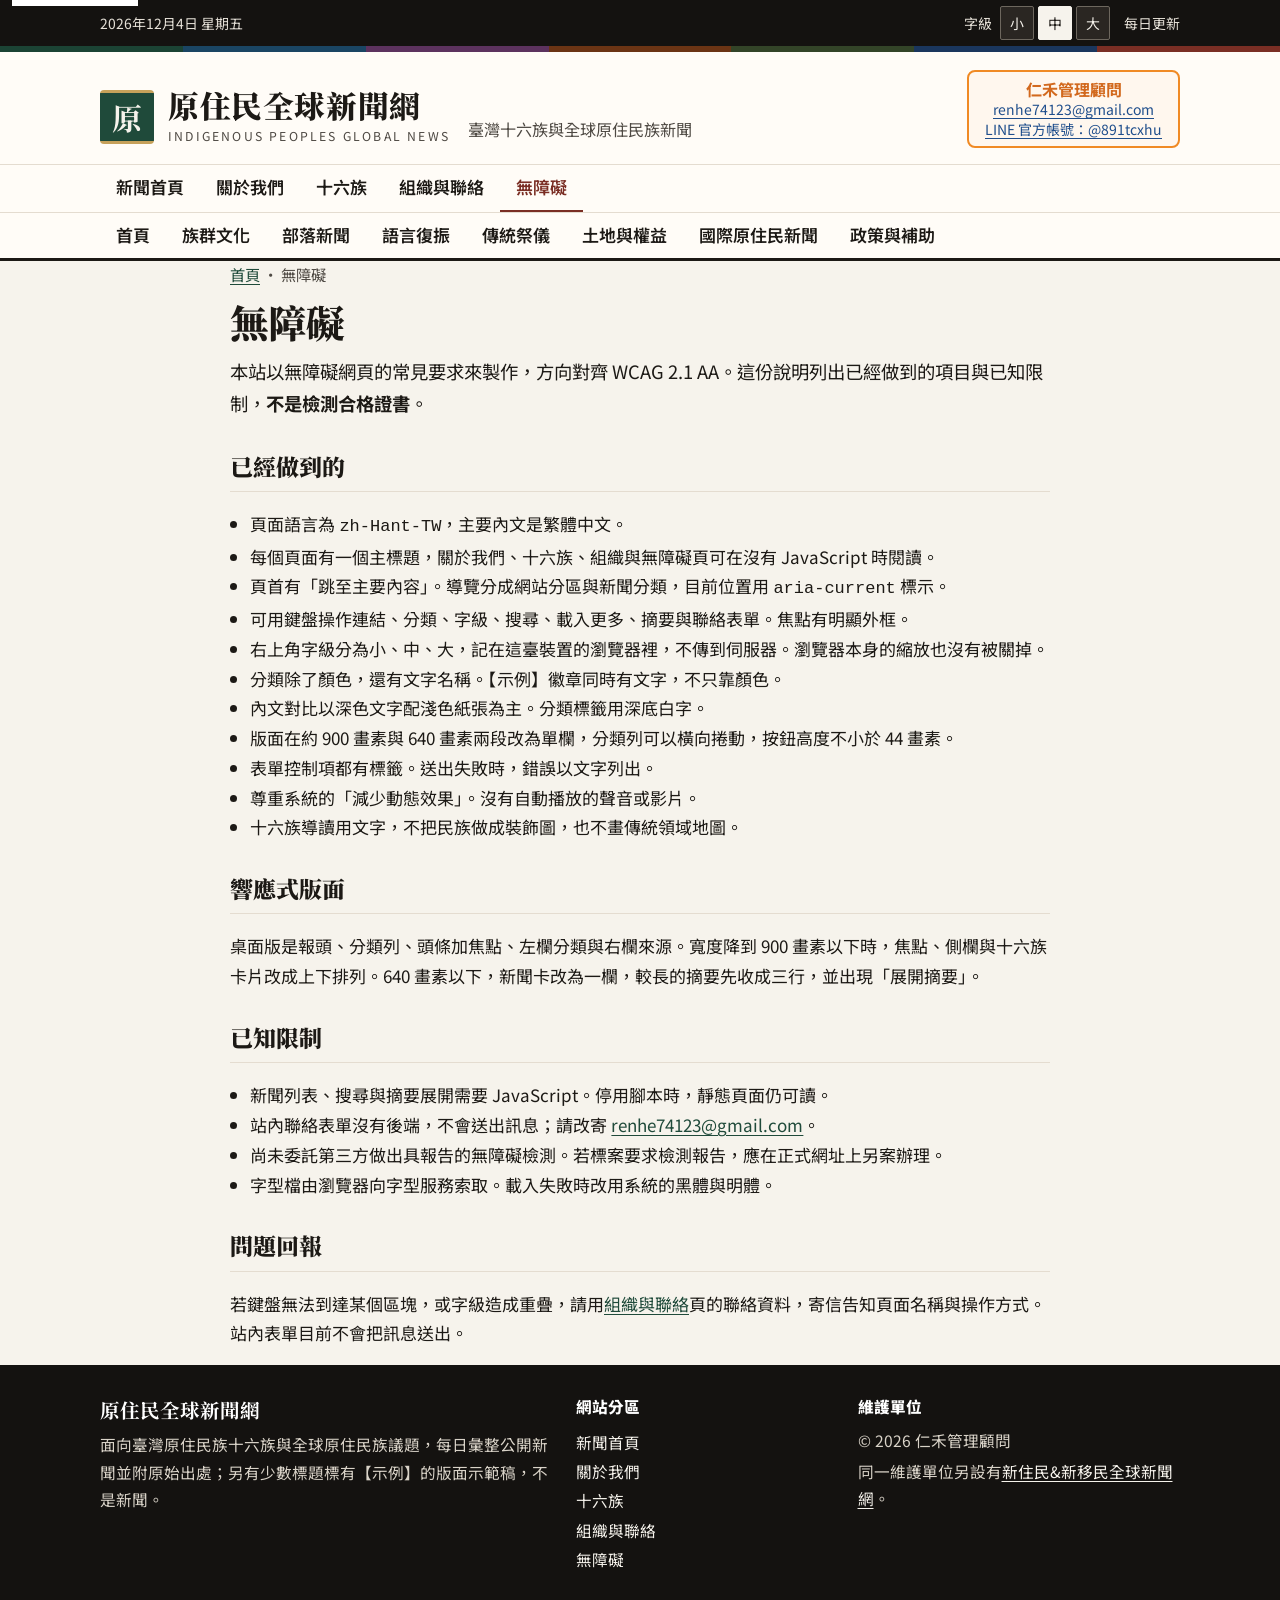
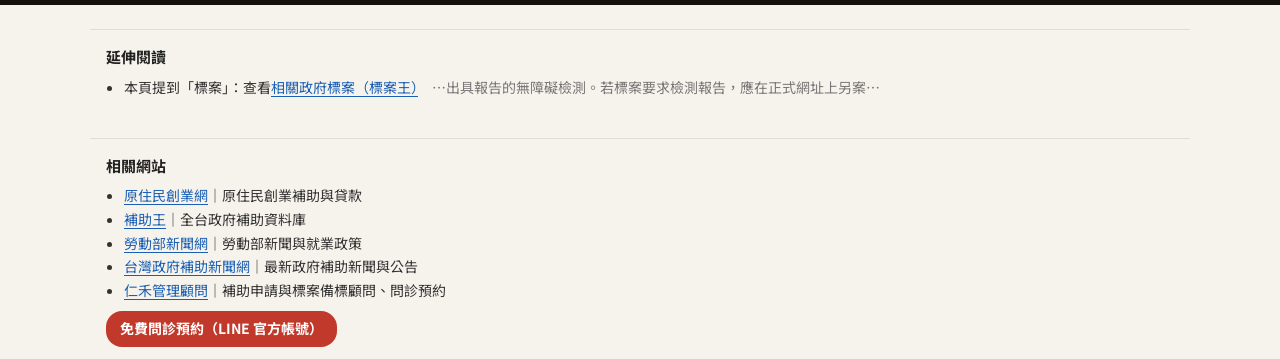
<file: accessibility.html>
<!DOCTYPE html>
<html lang="zh-Hant-TW">
<head>
<meta charset="utf-8">
<!-- Google tag (gtag.js) -->
<script async src="https://www.googletagmanager.com/gtag/js?id=G-7374EDFKBH"></script>
<script>window.dataLayer=window.dataLayer||[];function gtag(){dataLayer.push(arguments);}gtag('js',new Date());gtag('config','G-7374EDFKBH');</script>
<meta name="viewport" content="width=device-width, initial-scale=1">
<title>無障礙｜原住民全球新聞網</title>
<meta name="description" content="原住民全球新聞網的無障礙做法：鍵盤、字級、色彩、響應式版面與目前已知限制。本站未宣稱通過檢測認證。">
<meta name="theme-color" content="#1f4a3a">
<link rel="icon" href="favicon.svg" type="image/svg+xml">
<link rel="preconnect" href="https://fonts.googleapis.com">
<link rel="preconnect" href="https://fonts.gstatic.com" crossorigin>
<link href="https://fonts.googleapis.com/css2?family=Noto+Sans+TC:wght@400;500;600;700&family=Noto+Serif+TC:wght@600;700;900&display=swap" rel="stylesheet">
<link rel="stylesheet" href="style.css">
</head>
<body data-page="a11y">
<a class="skip" href="#content">跳至主要內容</a>
<div class="topbar"><div class="wrap"><span id="today">日期載入中</span><span class="tools"><span class="fs" role="group" aria-label="字級"><span class="fs-label">字級</span><button type="button" data-fs-set="sm" aria-pressed="false">小</button><button type="button" data-fs-set="md" aria-pressed="true">中</button><button type="button" data-fs-set="lg" aria-pressed="false">大</button></span><span id="upd">每日更新</span></span></div></div>
<div class="bands" aria-hidden="true"><i></i><i></i><i></i><i></i><i></i><i></i><i></i></div>
<header class="masthead"><div class="wrap"><div class="rhad"><b>仁禾管理顧問</b><a href="mailto:renhe74123@gmail.com">renhe74123@gmail.com</a><a href="https://line.me/R/ti/p/@891tcxhu" target="_blank" rel="noopener">LINE 官方帳號：@891tcxhu</a></div><a href="index.html" class="brand"><span class="mark" aria-hidden="true">原</span><span><b>原住民全球新聞網</b><small>INDIGENOUS PEOPLES GLOBAL NEWS</small></span></a><p class="tagline">臺灣十六族與全球原住民族新聞</p></div></header><div class="rhm"><b>仁禾管理顧問</b><br><a href="mailto:renhe74123@gmail.com">renhe74123@gmail.com</a><br><a href="https://line.me/R/ti/p/@891tcxhu" target="_blank" rel="noopener">LINE 官方帳號：@891tcxhu</a></div>
<nav class="utilnav" aria-label="網站分區"><div class="wrap">
<a href="index.html" data-nav="home">新聞首頁</a>
<a href="about.html" data-nav="about">關於我們</a>
<a href="nations.html" data-nav="nations">十六族</a>
<a href="organization.html" data-nav="org">組織與聯絡</a>
<a href="accessibility.html" data-nav="a11y">無障礙</a>
</div></nav>
<nav class="catnav" aria-label="新聞分類"><div class="wrap">
<a href="index.html#首頁">首頁</a>
<a href="index.html#族群文化">族群文化</a>
<a href="index.html#部落新聞">部落新聞</a>
<a href="index.html#語言復振">語言復振</a>
<a href="index.html#傳統祭儀">傳統祭儀</a>
<a href="index.html#土地與權益">土地與權益</a>
<a href="index.html#國際原住民新聞">國際原住民新聞</a>
<a href="index.html#政策與補助">政策與補助</a>
</div></nav>
<main id="content" class="wrap prose">
<nav class="crumb" aria-label="麵包屑"><a href="index.html">首頁</a> · <span aria-current="page">無障礙</span></nav>
<h1>無障礙</h1>
<p class="lede">本站以無障礙網頁的常見要求來製作，方向對齊 WCAG 2.1 AA。這份說明列出已經做到的項目與已知限制，<strong>不是檢測合格證書</strong>。</p>

<h2>已經做到的</h2>
<ul>
<li>頁面語言為 <code>zh-Hant-TW</code>，主要內文是繁體中文。</li>
<li>每個頁面有一個主標題，關於我們、十六族、組織與無障礙頁可在沒有 JavaScript 時閱讀。</li>
<li>頁首有「跳至主要內容」。導覽分成網站分區與新聞分類，目前位置用 <code>aria-current</code> 標示。</li>
<li>可用鍵盤操作連結、分類、字級、搜尋、載入更多、摘要與聯絡表單。焦點有明顯外框。</li>
<li>右上角字級分為小、中、大，記在這臺裝置的瀏覽器裡，不傳到伺服器。瀏覽器本身的縮放也沒有被關掉。</li>
<li>分類除了顏色，還有文字名稱。【示例】徽章同時有文字，不只靠顏色。</li>
<li>內文對比以深色文字配淺色紙張為主。分類標籤用深底白字。</li>
<li>版面在約 900 畫素與 640 畫素兩段改為單欄，分類列可以橫向捲動，按鈕高度不小於 44 畫素。</li>
<li>表單控制項都有標籤。送出失敗時，錯誤以文字列出。</li>
<li>尊重系統的「減少動態效果」。沒有自動播放的聲音或影片。</li>
<li>十六族導讀用文字，不把民族做成裝飾圖，也不畫傳統領域地圖。</li>
</ul>

<h2>響應式版面</h2>
<p>桌面版是報頭、分類列、頭條加焦點、左欄分類與右欄來源。寬度降到 900 畫素以下時，焦點、側欄與十六族卡片改成上下排列。640 畫素以下，新聞卡改為一欄，較長的摘要先收成三行，並出現「展開摘要」。</p>

<h2>已知限制</h2>
<ul>
<li>新聞列表、搜尋與摘要展開需要 JavaScript。停用腳本時，靜態頁面仍可讀。</li>
<li>站內聯絡表單沒有後端，不會送出訊息；請改寄 <a href="mailto:renhe74123@gmail.com">renhe74123@gmail.com</a>。</li>
<li>尚未委託第三方做出具報告的無障礙檢測。若標案要求檢測報告，應在正式網址上另案辦理。</li>
<li>字型檔由瀏覽器向字型服務索取。載入失敗時改用系統的黑體與明體。</li>
</ul>

<h2>問題回報</h2>
<p>若鍵盤無法到達某個區塊，或字級造成重疊，請用<a href="organization.html">組織與聯絡</a>頁的聯絡資料，寄信告知頁面名稱與操作方式。站內表單目前不會把訊息送出。</p>
</main>
<footer><div class="wrap footer-grid">
<div><b>原住民全球新聞網</b><p>面向臺灣原住民族十六族與全球原住民族議題，每日彙整公開新聞並附原始出處；另有少數標題標有【示例】的版面示範稿，不是新聞。</p></div>
<nav aria-label="頁尾"><p class="foot-h">網站分區</p><a href="index.html">新聞首頁</a><a href="about.html">關於我們</a><a href="nations.html">十六族</a><a href="organization.html">組織與聯絡</a><a href="accessibility.html">無障礙</a></nav>
<div><p class="foot-h">維護單位</p><p>© 2026 仁禾管理顧問</p><p>同一維護單位另設有<a href="https://web1.subsidyking.tw/" rel="noopener">新住民&amp;新移民全球新聞網</a>。</p></div>
</div></footer>
<script src="common.js"></script>
<!--MX:context--><section class="mx-box mx-context" aria-label="延伸閱讀"><h2>延伸閱讀</h2><ul><li>本頁提到「標案」：查看<a href="https://www.bidking.tw/">相關政府標案（標案王）</a><span style="color:#777">　…出具報告的無障礙檢測。若標案要求檢測報告，應在正式網址上另案…</span></li></ul></section><!--/MX:context--><!--MX:footer--><style>.mx-box{max-width:1100px;margin:24px auto 0;padding:14px 16px;box-sizing:border-box;font-size:14px;line-height:1.7;color:#333;border-top:1px solid #ddd}.mx-box h2{font-size:15px;margin:0 0 6px;color:#222}.mx-box ul{margin:0;padding-left:18px}.mx-box a{color:#1a5fb4}.mx-cta{display:inline-block;margin-top:8px;padding:6px 14px;background:#c0392b;color:#fff!important;border-radius:16px;text-decoration:none;font-weight:bold}.mx-fab{position:fixed;right:14px;bottom:16px;z-index:9990;padding:10px 16px;background:#c0392b;color:#fff!important;border-radius:22px;box-shadow:0 2px 8px rgba(0,0,0,.25);text-decoration:none;font-weight:bold;font-size:15px}@media (max-width:860px){body{padding-bottom:96px}.geo-sum{padding-bottom:20px}.mx-fab{bottom:12px;right:12px}}@media print{.mx-fab{display:none}}</style><aside class="mx-box mx-related" aria-label="相關網站"><h2>相關網站</h2><ul><li><a href="https://web16.subsidyking.tw/">原住民創業網</a>｜原住民創業補助與貸款</li><li><a href="https://www.subsidyking.tw/">補助王</a>｜全台政府補助資料庫</li><li><a href="https://web10.subsidyking.tw/">勞動部新聞網</a>｜勞動部新聞與就業政策</li><li><a href="https://news.subsidyking.tw/">台灣政府補助新聞網</a>｜最新政府補助新聞與公告</li><li><a href="https://web18.subsidyking.tw/?utm_source=web3.subsidyking.tw&utm_medium=matrix">仁禾管理顧問</a>｜補助申請與標案備標顧問、問診預約</li></ul><a class="mx-cta" href="https://line.me/R/ti/p/@891tcxhu" target="_blank" rel="noopener" onclick="if(window.gtag)gtag('event','click_consult',{site:'web3.subsidyking.tw'})">免費問診預約（LINE 官方帳號）</a></aside><!--/MX:footer-->
</body>
</html>
</file>
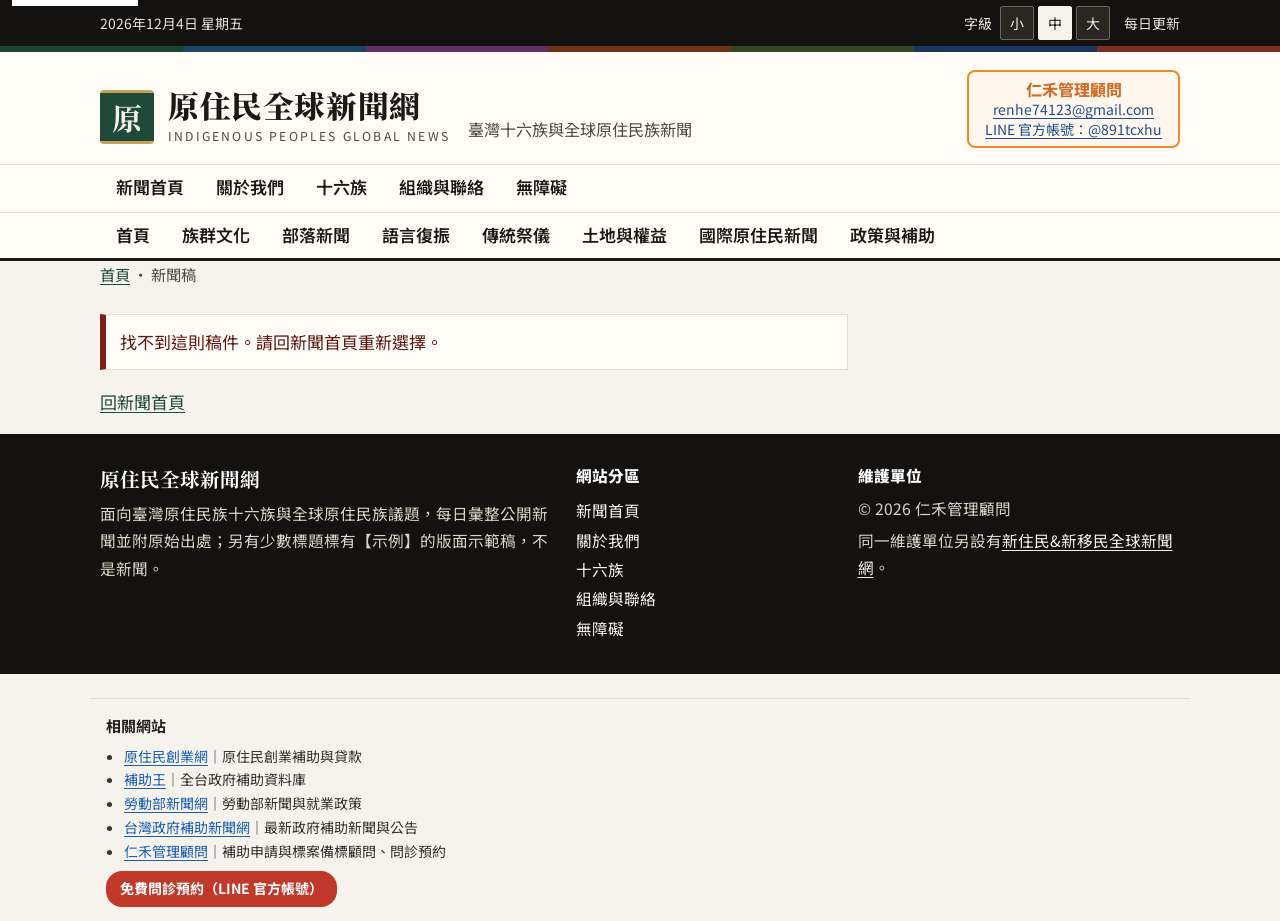
<file: article.html>
<!DOCTYPE html>
<html lang="zh-Hant-TW">
<head>
<meta charset="utf-8">
<!-- Google tag (gtag.js) -->
<script async src="https://www.googletagmanager.com/gtag/js?id=G-7374EDFKBH"></script>
<script>window.dataLayer=window.dataLayer||[];function gtag(){dataLayer.push(arguments);}gtag('js',new Date());gtag('config','G-7374EDFKBH');</script>
<meta name="viewport" content="width=device-width, initial-scale=1">
<title>新聞稿｜原住民全球新聞網</title>
<meta name="description" content="原住民全球新聞網單則稿件頁。">
<meta name="theme-color" content="#1f4a3a">
<link rel="icon" href="favicon.svg" type="image/svg+xml">
<link rel="preconnect" href="https://fonts.googleapis.com">
<link rel="preconnect" href="https://fonts.gstatic.com" crossorigin>
<link href="https://fonts.googleapis.com/css2?family=Noto+Sans+TC:wght@400;500;600;700&family=Noto+Serif+TC:wght@600;700;900&display=swap" rel="stylesheet">
<link rel="stylesheet" href="style.css">
</head>
<body data-page="article">
<a class="skip" href="#content">跳至主要內容</a>
<div class="topbar"><div class="wrap"><span id="today">日期載入中</span><span class="tools"><span class="fs" role="group" aria-label="字級"><span class="fs-label">字級</span><button type="button" data-fs-set="sm" aria-pressed="false">小</button><button type="button" data-fs-set="md" aria-pressed="true">中</button><button type="button" data-fs-set="lg" aria-pressed="false">大</button></span><span id="upd">每日更新</span></span></div></div>
<div class="bands" aria-hidden="true"><i></i><i></i><i></i><i></i><i></i><i></i><i></i></div>
<header class="masthead"><div class="wrap"><div class="rhad"><b>仁禾管理顧問</b><a href="mailto:renhe74123@gmail.com">renhe74123@gmail.com</a><a href="https://line.me/R/ti/p/@891tcxhu" target="_blank" rel="noopener">LINE 官方帳號：@891tcxhu</a></div><a href="index.html" class="brand"><span class="mark" aria-hidden="true">原</span><span><b>原住民全球新聞網</b><small>INDIGENOUS PEOPLES GLOBAL NEWS</small></span></a><p class="tagline">臺灣十六族與全球原住民族新聞</p></div></header><div class="rhm"><b>仁禾管理顧問</b><br><a href="mailto:renhe74123@gmail.com">renhe74123@gmail.com</a><br><a href="https://line.me/R/ti/p/@891tcxhu" target="_blank" rel="noopener">LINE 官方帳號：@891tcxhu</a></div>
<nav class="utilnav" aria-label="網站分區"><div class="wrap">
<a href="index.html" data-nav="home">新聞首頁</a>
<a href="about.html" data-nav="about">關於我們</a>
<a href="nations.html" data-nav="nations">十六族</a>
<a href="organization.html" data-nav="org">組織與聯絡</a>
<a href="accessibility.html" data-nav="a11y">無障礙</a>
</div></nav>
<nav class="catnav" aria-label="新聞分類"><div class="wrap">
<a href="index.html#首頁">首頁</a>
<a href="index.html#族群文化">族群文化</a>
<a href="index.html#部落新聞">部落新聞</a>
<a href="index.html#語言復振">語言復振</a>
<a href="index.html#傳統祭儀">傳統祭儀</a>
<a href="index.html#土地與權益">土地與權益</a>
<a href="index.html#國際原住民新聞">國際原住民新聞</a>
<a href="index.html#政策與補助">政策與補助</a>
</div></nav>
<main id="content" class="wrap">
<nav class="crumb" aria-label="麵包屑"><a href="index.html">首頁</a> · <span aria-current="page">新聞稿</span></nav>
<h1 class="sr-only">新聞稿</h1>
<noscript><p class="callout">這一頁需要 JavaScript 才能讀取稿件。請回<a href="index.html">新聞首頁</a>，或閱讀<a href="about.html">關於我們</a>。</p></noscript>
<div class="cols">
<article id="article" class="prose"><p class="meta">稿件載入中</p></article>
<aside class="side" id="related"></aside>
</div>
</main>
<footer><div class="wrap footer-grid">
<div><b>原住民全球新聞網</b><p>面向臺灣原住民族十六族與全球原住民族議題，每日彙整公開新聞並附原始出處；另有少數標題標有【示例】的版面示範稿，不是新聞。</p></div>
<nav aria-label="頁尾"><p class="foot-h">網站分區</p><a href="index.html">新聞首頁</a><a href="about.html">關於我們</a><a href="nations.html">十六族</a><a href="organization.html">組織與聯絡</a><a href="accessibility.html">無障礙</a></nav>
<div><p class="foot-h">維護單位</p><p>© 2026 仁禾管理顧問</p><p>同一維護單位另設有<a href="https://web1.subsidyking.tw/" rel="noopener">新住民&amp;新移民全球新聞網</a>。</p></div>
</div></footer>
<script src="data.js"></script>
<script src="common.js"></script>
<script src="app.js"></script>
<!--MX:footer--><style>.mx-box{max-width:1100px;margin:24px auto 0;padding:14px 16px;box-sizing:border-box;font-size:14px;line-height:1.7;color:#333;border-top:1px solid #ddd}.mx-box h2{font-size:15px;margin:0 0 6px;color:#222}.mx-box ul{margin:0;padding-left:18px}.mx-box a{color:#1a5fb4}.mx-cta{display:inline-block;margin-top:8px;padding:6px 14px;background:#c0392b;color:#fff!important;border-radius:16px;text-decoration:none;font-weight:bold}.mx-fab{position:fixed;right:14px;bottom:16px;z-index:9990;padding:10px 16px;background:#c0392b;color:#fff!important;border-radius:22px;box-shadow:0 2px 8px rgba(0,0,0,.25);text-decoration:none;font-weight:bold;font-size:15px}@media (max-width:860px){body{padding-bottom:96px}.geo-sum{padding-bottom:20px}.mx-fab{bottom:12px;right:12px}}@media print{.mx-fab{display:none}}</style><aside class="mx-box mx-related" aria-label="相關網站"><h2>相關網站</h2><ul><li><a href="https://web16.subsidyking.tw/">原住民創業網</a>｜原住民創業補助與貸款</li><li><a href="https://www.subsidyking.tw/">補助王</a>｜全台政府補助資料庫</li><li><a href="https://web10.subsidyking.tw/">勞動部新聞網</a>｜勞動部新聞與就業政策</li><li><a href="https://news.subsidyking.tw/">台灣政府補助新聞網</a>｜最新政府補助新聞與公告</li><li><a href="https://web18.subsidyking.tw/?utm_source=web3.subsidyking.tw&utm_medium=matrix">仁禾管理顧問</a>｜補助申請與標案備標顧問、問診預約</li></ul><a class="mx-cta" href="https://line.me/R/ti/p/@891tcxhu" target="_blank" rel="noopener" onclick="if(window.gtag)gtag('event','click_consult',{site:'web3.subsidyking.tw'})">免費問診預約（LINE 官方帳號）</a></aside><!--/MX:footer-->
</body>
</html>
</file>
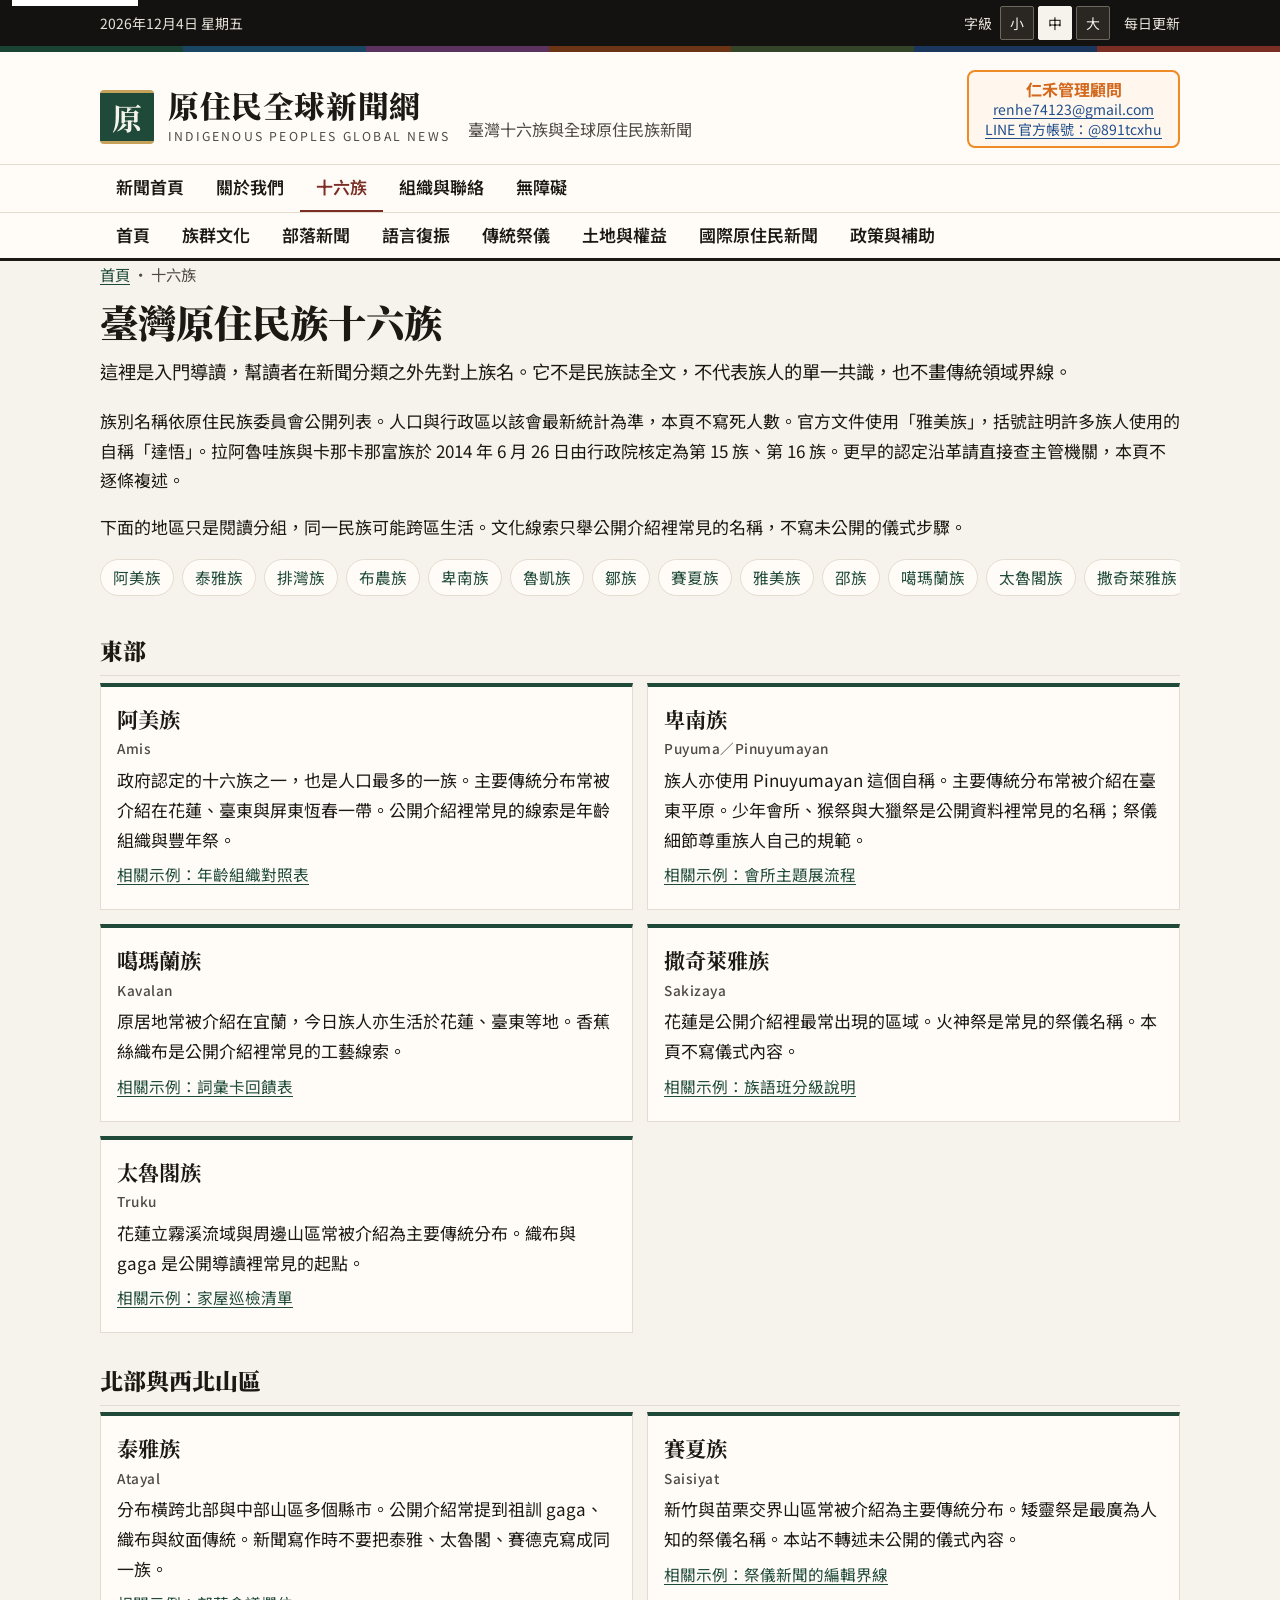
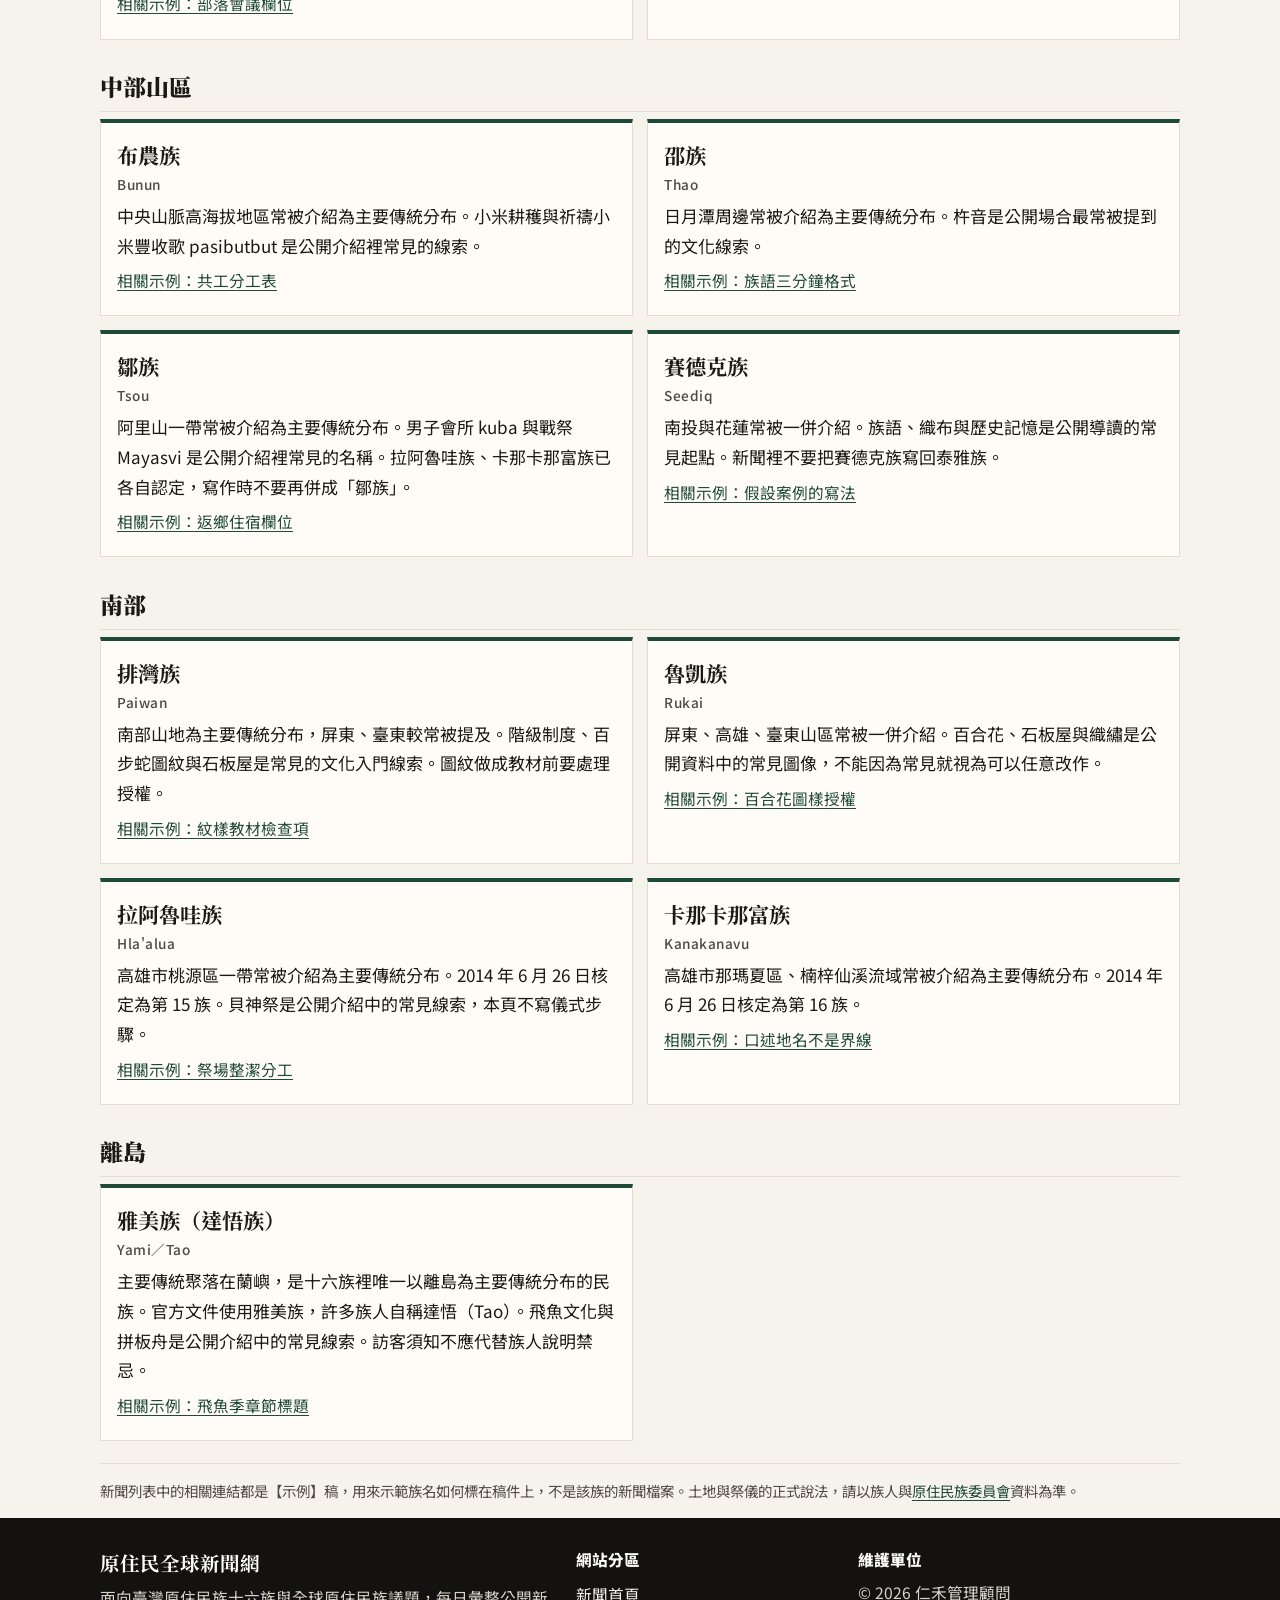
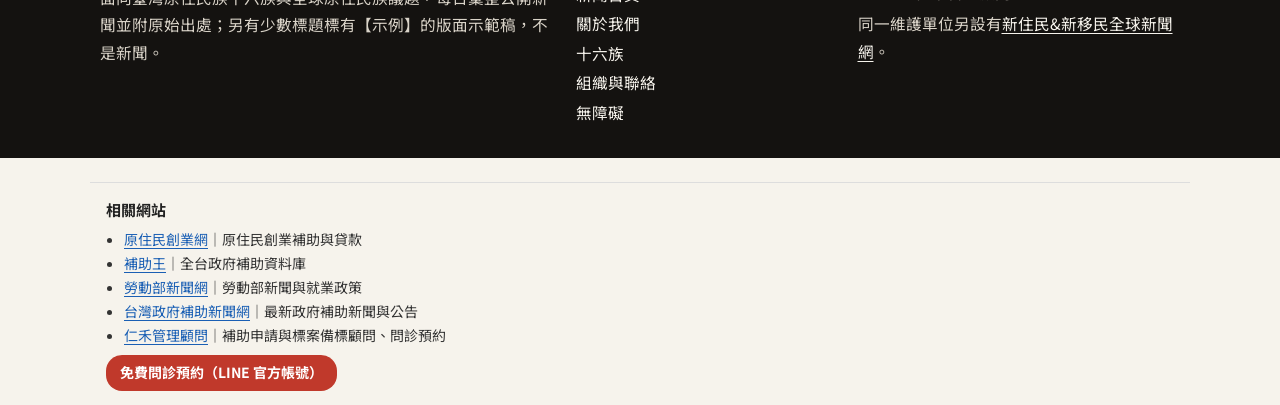
<file: nations.html>
<!DOCTYPE html>
<html lang="zh-Hant-TW">
<head>
<meta charset="utf-8">
<!-- Google tag (gtag.js) -->
<script async src="https://www.googletagmanager.com/gtag/js?id=G-7374EDFKBH"></script>
<script>window.dataLayer=window.dataLayer||[];function gtag(){dataLayer.push(arguments);}gtag('js',new Date());gtag('config','G-7374EDFKBH');</script>
<meta name="viewport" content="width=device-width, initial-scale=1">
<title>十六族｜原住民全球新聞網</title>
<meta name="description" content="臺灣政府認定的原住民族十六族入門導讀。不是民族誌全文，也不畫傳統領域界線。">
<meta name="theme-color" content="#1f4a3a">
<link rel="icon" href="favicon.svg" type="image/svg+xml">
<link rel="preconnect" href="https://fonts.googleapis.com">
<link rel="preconnect" href="https://fonts.gstatic.com" crossorigin>
<link href="https://fonts.googleapis.com/css2?family=Noto+Sans+TC:wght@400;500;600;700&family=Noto+Serif+TC:wght@600;700;900&display=swap" rel="stylesheet">
<link rel="stylesheet" href="style.css">
</head>
<body data-page="nations">
<a class="skip" href="#content">跳至主要內容</a>
<div class="topbar"><div class="wrap"><span id="today">日期載入中</span><span class="tools"><span class="fs" role="group" aria-label="字級"><span class="fs-label">字級</span><button type="button" data-fs-set="sm" aria-pressed="false">小</button><button type="button" data-fs-set="md" aria-pressed="true">中</button><button type="button" data-fs-set="lg" aria-pressed="false">大</button></span><span id="upd">每日更新</span></span></div></div>
<div class="bands" aria-hidden="true"><i></i><i></i><i></i><i></i><i></i><i></i><i></i></div>
<header class="masthead"><div class="wrap"><div class="rhad"><b>仁禾管理顧問</b><a href="mailto:renhe74123@gmail.com">renhe74123@gmail.com</a><a href="https://line.me/R/ti/p/@891tcxhu" target="_blank" rel="noopener">LINE 官方帳號：@891tcxhu</a></div><a href="index.html" class="brand"><span class="mark" aria-hidden="true">原</span><span><b>原住民全球新聞網</b><small>INDIGENOUS PEOPLES GLOBAL NEWS</small></span></a><p class="tagline">臺灣十六族與全球原住民族新聞</p></div></header><div class="rhm"><b>仁禾管理顧問</b><br><a href="mailto:renhe74123@gmail.com">renhe74123@gmail.com</a><br><a href="https://line.me/R/ti/p/@891tcxhu" target="_blank" rel="noopener">LINE 官方帳號：@891tcxhu</a></div>
<nav class="utilnav" aria-label="網站分區"><div class="wrap">
<a href="index.html" data-nav="home">新聞首頁</a>
<a href="about.html" data-nav="about">關於我們</a>
<a href="nations.html" data-nav="nations">十六族</a>
<a href="organization.html" data-nav="org">組織與聯絡</a>
<a href="accessibility.html" data-nav="a11y">無障礙</a>
</div></nav>
<nav class="catnav" aria-label="新聞分類"><div class="wrap">
<a href="index.html#首頁">首頁</a>
<a href="index.html#族群文化">族群文化</a>
<a href="index.html#部落新聞">部落新聞</a>
<a href="index.html#語言復振">語言復振</a>
<a href="index.html#傳統祭儀">傳統祭儀</a>
<a href="index.html#土地與權益">土地與權益</a>
<a href="index.html#國際原住民新聞">國際原住民新聞</a>
<a href="index.html#政策與補助">政策與補助</a>
</div></nav>
<main id="content" class="wrap prose wide">
<nav class="crumb" aria-label="麵包屑"><a href="index.html">首頁</a> · <span aria-current="page">十六族</span></nav>
<h1>臺灣原住民族十六族</h1>
<p class="lede">這裡是入門導讀，幫讀者在新聞分類之外先對上族名。它不是民族誌全文，不代表族人的單一共識，也不畫傳統領域界線。</p>
<p>族別名稱依原住民族委員會公開列表。人口與行政區以該會最新統計為準，本頁不寫死人數。官方文件使用「雅美族」，括號註明許多族人使用的自稱「達悟」。拉阿魯哇族與卡那卡那富族於 2014 年 6 月 26 日由行政院核定為第 15 族、第 16 族。更早的認定沿革請直接查主管機關，本頁不逐條複述。</p>
<p>下面的地區只是閱讀分組，同一民族可能跨區生活。文化線索只舉公開介紹裡常見的名稱，不寫未公開的儀式步驟。</p>
<nav class="nationstrip" aria-label="跳到各族">
<a href="#amis">阿美族</a><a href="#atayal">泰雅族</a><a href="#paiwan">排灣族</a><a href="#bunun">布農族</a>
<a href="#puyuma">卑南族</a><a href="#rukai">魯凱族</a><a href="#tsou">鄒族</a><a href="#saisiyat">賽夏族</a>
<a href="#yami">雅美族</a><a href="#thao">邵族</a><a href="#kavalan">噶瑪蘭族</a><a href="#truku">太魯閣族</a>
<a href="#sakizaya">撒奇萊雅族</a><a href="#seediq">賽德克族</a><a href="#hlaalua">拉阿魯哇族</a><a href="#kanakanavu">卡那卡那富族</a>
</nav>

<section class="region" aria-labelledby="east">
<h2 id="east">東部</h2>
<div class="nation-grid">
<article class="nation-card" id="amis">
<h3>阿美族 <small>Amis</small></h3>
<p>政府認定的十六族之一，也是人口最多的一族。主要傳統分布常被介紹在花蓮、臺東與屏東恆春一帶。公開介紹裡常見的線索是年齡組織與豐年祭。</p>
<p class="rel"><a href="article.html?id=rite-04">相關示例：年齡組織對照表</a></p>
</article>
<article class="nation-card" id="puyuma">
<h3>卑南族 <small>Puyuma／Pinuyumayan</small></h3>
<p>族人亦使用 Pinuyumayan 這個自稱。主要傳統分布常被介紹在臺東平原。少年會所、猴祭與大獵祭是公開資料裡常見的名稱；祭儀細節尊重族人自己的規範。</p>
<p class="rel"><a href="article.html?id=culture-04">相關示例：會所主題展流程</a></p>
</article>
<article class="nation-card" id="kavalan">
<h3>噶瑪蘭族 <small>Kavalan</small></h3>
<p>原居地常被介紹在宜蘭，今日族人亦生活於花蓮、臺東等地。香蕉絲織布是公開介紹裡常見的工藝線索。</p>
<p class="rel"><a href="article.html?id=lang-02">相關示例：詞彙卡回饋表</a></p>
</article>
<article class="nation-card" id="sakizaya">
<h3>撒奇萊雅族 <small>Sakizaya</small></h3>
<p>花蓮是公開介紹裡最常出現的區域。火神祭是常見的祭儀名稱。本頁不寫儀式內容。</p>
<p class="rel"><a href="article.html?id=lang-04">相關示例：族語班分級說明</a></p>
</article>
<article class="nation-card" id="truku">
<h3>太魯閣族 <small>Truku</small></h3>
<p>花蓮立霧溪流域與周邊山區常被介紹為主要傳統分布。織布與 gaga 是公開導讀裡常見的起點。</p>
<p class="rel"><a href="article.html?id=tribe-03">相關示例：家屋巡檢清單</a></p>
</article>
</div>
</section>

<section class="region" aria-labelledby="north">
<h2 id="north">北部與西北山區</h2>
<div class="nation-grid">
<article class="nation-card" id="atayal">
<h3>泰雅族 <small>Atayal</small></h3>
<p>分布橫跨北部與中部山區多個縣市。公開介紹常提到祖訓 gaga、織布與紋面傳統。新聞寫作時不要把泰雅、太魯閣、賽德克寫成同一族。</p>
<p class="rel"><a href="article.html?id=tribe-02">相關示例：部落會議欄位</a></p>
</article>
<article class="nation-card" id="saisiyat">
<h3>賽夏族 <small>Saisiyat</small></h3>
<p>新竹與苗栗交界山區常被介紹為主要傳統分布。矮靈祭是最廣為人知的祭儀名稱。本站不轉述未公開的儀式內容。</p>
<p class="rel"><a href="article.html?id=rite-02">相關示例：祭儀新聞的編輯界線</a></p>
</article>
</div>
</section>

<section class="region" aria-labelledby="central">
<h2 id="central">中部山區</h2>
<div class="nation-grid">
<article class="nation-card" id="bunun">
<h3>布農族 <small>Bunun</small></h3>
<p>中央山脈高海拔地區常被介紹為主要傳統分布。小米耕穫與祈禱小米豐收歌 pasibutbut 是公開介紹裡常見的線索。</p>
<p class="rel"><a href="article.html?id=tribe-01">相關示例：共工分工表</a></p>
</article>
<article class="nation-card" id="thao">
<h3>邵族 <small>Thao</small></h3>
<p>日月潭周邊常被介紹為主要傳統分布。杵音是公開場合最常被提到的文化線索。</p>
<p class="rel"><a href="article.html?id=lang-03">相關示例：族語三分鐘格式</a></p>
</article>
<article class="nation-card" id="tsou">
<h3>鄒族 <small>Tsou</small></h3>
<p>阿里山一帶常被介紹為主要傳統分布。男子會所 kuba 與戰祭 Mayasvi 是公開介紹裡常見的名稱。拉阿魯哇族、卡那卡那富族已各自認定，寫作時不要再併成「鄒族」。</p>
<p class="rel"><a href="article.html?id=tribe-04">相關示例：返鄉住宿欄位</a></p>
</article>
<article class="nation-card" id="seediq">
<h3>賽德克族 <small>Seediq</small></h3>
<p>南投與花蓮常被一併介紹。族語、織布與歷史記憶是公開導讀的常見起點。新聞裡不要把賽德克族寫回泰雅族。</p>
<p class="rel"><a href="article.html?id=land-03">相關示例：假設案例的寫法</a></p>
</article>
</div>
</section>

<section class="region" aria-labelledby="south">
<h2 id="south">南部</h2>
<div class="nation-grid">
<article class="nation-card" id="paiwan">
<h3>排灣族 <small>Paiwan</small></h3>
<p>南部山地為主要傳統分布，屏東、臺東較常被提及。階級制度、百步蛇圖紋與石板屋是常見的文化入門線索。圖紋做成教材前要處理授權。</p>
<p class="rel"><a href="article.html?id=culture-02">相關示例：紋樣教材檢查項</a></p>
</article>
<article class="nation-card" id="rukai">
<h3>魯凱族 <small>Rukai</small></h3>
<p>屏東、高雄、臺東山區常被一併介紹。百合花、石板屋與織繡是公開資料中的常見圖像，不能因為常見就視為可以任意改作。</p>
<p class="rel"><a href="article.html?id=culture-03">相關示例：百合花圖樣授權</a></p>
</article>
<article class="nation-card" id="hlaalua">
<h3>拉阿魯哇族 <small>Hla'alua</small></h3>
<p>高雄市桃源區一帶常被介紹為主要傳統分布。2014 年 6 月 26 日核定為第 15 族。貝神祭是公開介紹中的常見線索，本頁不寫儀式步驟。</p>
<p class="rel"><a href="article.html?id=rite-03">相關示例：祭場整潔分工</a></p>
</article>
<article class="nation-card" id="kanakanavu">
<h3>卡那卡那富族 <small>Kanakanavu</small></h3>
<p>高雄市那瑪夏區、楠梓仙溪流域常被介紹為主要傳統分布。2014 年 6 月 26 日核定為第 16 族。</p>
<p class="rel"><a href="article.html?id=land-02">相關示例：口述地名不是界線</a></p>
</article>
</div>
</section>

<section class="region" aria-labelledby="island">
<h2 id="island">離島</h2>
<div class="nation-grid">
<article class="nation-card" id="yami">
<h3>雅美族（達悟族） <small>Yami／Tao</small></h3>
<p>主要傳統聚落在蘭嶼，是十六族裡唯一以離島為主要傳統分布的民族。官方文件使用雅美族，許多族人自稱達悟（Tao）。飛魚文化與拼板舟是公開介紹中的常見線索。訪客須知不應代替族人說明禁忌。</p>
<p class="rel"><a href="article.html?id=rite-01">相關示例：飛魚季章節標題</a></p>
</article>
</div>
</section>

<p class="note">新聞列表中的相關連結都是【示例】稿，用來示範族名如何標在稿件上，不是該族的新聞檔案。土地與祭儀的正式說法，請以族人與<a href="https://www.cip.gov.tw/" rel="noopener noreferrer">原住民族委員會</a>資料為準。</p>
</main>
<footer><div class="wrap footer-grid">
<div><b>原住民全球新聞網</b><p>面向臺灣原住民族十六族與全球原住民族議題，每日彙整公開新聞並附原始出處；另有少數標題標有【示例】的版面示範稿，不是新聞。</p></div>
<nav aria-label="頁尾"><p class="foot-h">網站分區</p><a href="index.html">新聞首頁</a><a href="about.html">關於我們</a><a href="nations.html">十六族</a><a href="organization.html">組織與聯絡</a><a href="accessibility.html">無障礙</a></nav>
<div><p class="foot-h">維護單位</p><p>© 2026 仁禾管理顧問</p><p>同一維護單位另設有<a href="https://web1.subsidyking.tw/" rel="noopener">新住民&amp;新移民全球新聞網</a>。</p></div>
</div></footer>
<script src="common.js"></script>
<!--MX:footer--><style>.mx-box{max-width:1100px;margin:24px auto 0;padding:14px 16px;box-sizing:border-box;font-size:14px;line-height:1.7;color:#333;border-top:1px solid #ddd}.mx-box h2{font-size:15px;margin:0 0 6px;color:#222}.mx-box ul{margin:0;padding-left:18px}.mx-box a{color:#1a5fb4}.mx-cta{display:inline-block;margin-top:8px;padding:6px 14px;background:#c0392b;color:#fff!important;border-radius:16px;text-decoration:none;font-weight:bold}.mx-fab{position:fixed;right:14px;bottom:16px;z-index:9990;padding:10px 16px;background:#c0392b;color:#fff!important;border-radius:22px;box-shadow:0 2px 8px rgba(0,0,0,.25);text-decoration:none;font-weight:bold;font-size:15px}@media (max-width:860px){body{padding-bottom:96px}.geo-sum{padding-bottom:20px}.mx-fab{bottom:12px;right:12px}}@media print{.mx-fab{display:none}}</style><aside class="mx-box mx-related" aria-label="相關網站"><h2>相關網站</h2><ul><li><a href="https://web16.subsidyking.tw/">原住民創業網</a>｜原住民創業補助與貸款</li><li><a href="https://www.subsidyking.tw/">補助王</a>｜全台政府補助資料庫</li><li><a href="https://web10.subsidyking.tw/">勞動部新聞網</a>｜勞動部新聞與就業政策</li><li><a href="https://news.subsidyking.tw/">台灣政府補助新聞網</a>｜最新政府補助新聞與公告</li><li><a href="https://web18.subsidyking.tw/?utm_source=web3.subsidyking.tw&utm_medium=matrix">仁禾管理顧問</a>｜補助申請與標案備標顧問、問診預約</li></ul><a class="mx-cta" href="https://line.me/R/ti/p/@891tcxhu" target="_blank" rel="noopener" onclick="if(window.gtag)gtag('event','click_consult',{site:'web3.subsidyking.tw'})">免費問診預約（LINE 官方帳號）</a></aside><!--/MX:footer-->
</body>
</html>
</file>
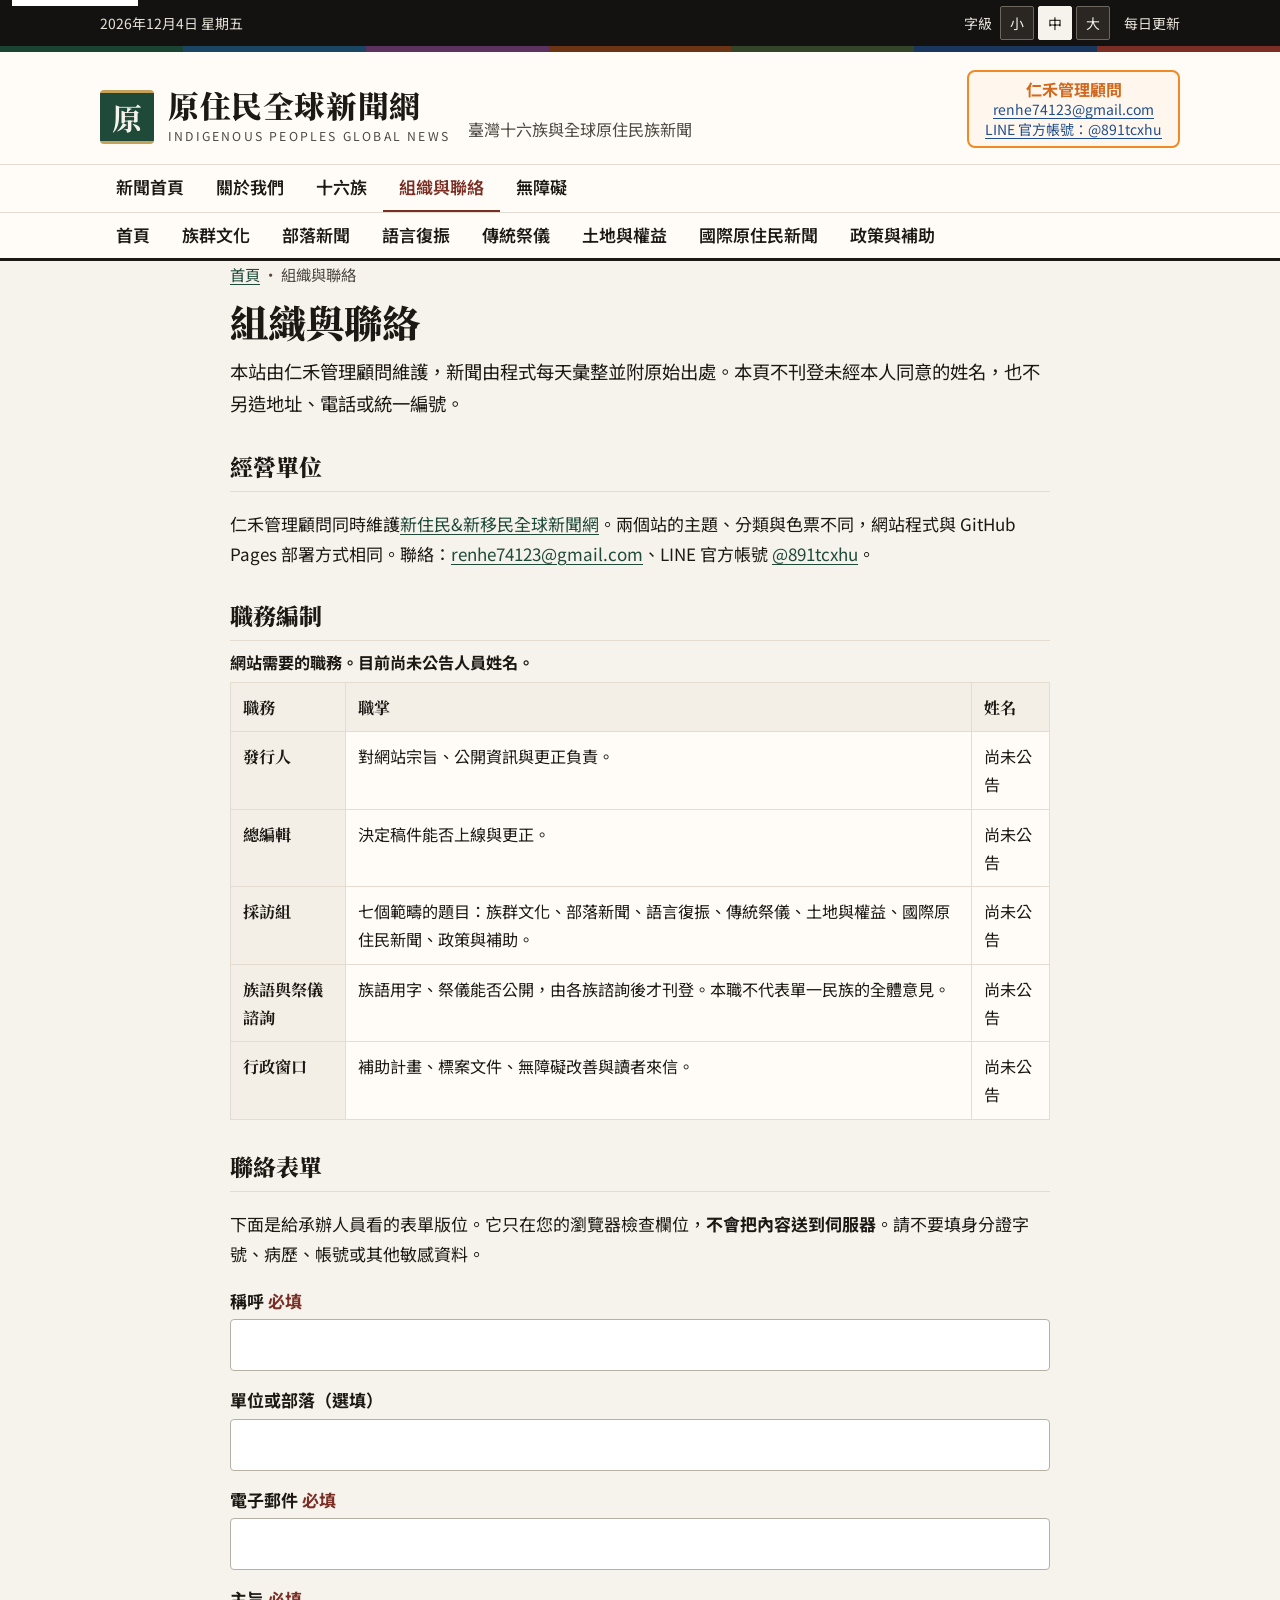
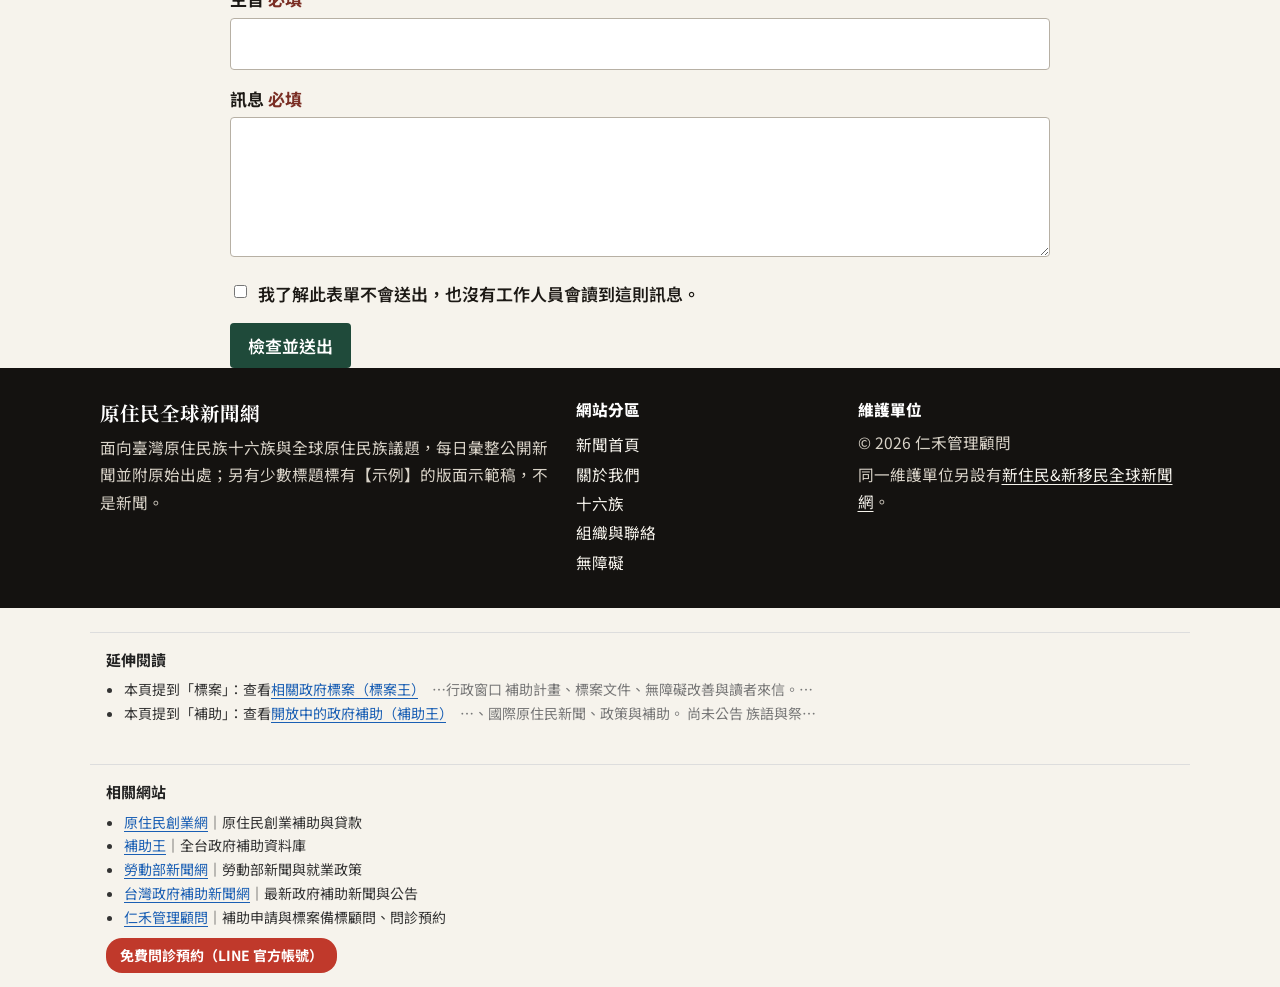
<file: organization.html>
<!DOCTYPE html>
<html lang="zh-Hant-TW">
<head>
<meta charset="utf-8">
<!-- Google tag (gtag.js) -->
<script async src="https://www.googletagmanager.com/gtag/js?id=G-7374EDFKBH"></script>
<script>window.dataLayer=window.dataLayer||[];function gtag(){dataLayer.push(arguments);}gtag('js',new Date());gtag('config','G-7374EDFKBH');</script>
<meta name="viewport" content="width=device-width, initial-scale=1">
<title>組織與聯絡｜原住民全球新聞網</title>
<meta name="description" content="原住民全球新聞網的經營單位、職務編制與聯絡表單。職務尚未公告姓名，表單不會把訊息送出。">
<meta name="theme-color" content="#1f4a3a">
<link rel="icon" href="favicon.svg" type="image/svg+xml">
<link rel="preconnect" href="https://fonts.googleapis.com">
<link rel="preconnect" href="https://fonts.gstatic.com" crossorigin>
<link href="https://fonts.googleapis.com/css2?family=Noto+Sans+TC:wght@400;500;600;700&family=Noto+Serif+TC:wght@600;700;900&display=swap" rel="stylesheet">
<link rel="stylesheet" href="style.css">
</head>
<body data-page="org">
<a class="skip" href="#content">跳至主要內容</a>
<div class="topbar"><div class="wrap"><span id="today">日期載入中</span><span class="tools"><span class="fs" role="group" aria-label="字級"><span class="fs-label">字級</span><button type="button" data-fs-set="sm" aria-pressed="false">小</button><button type="button" data-fs-set="md" aria-pressed="true">中</button><button type="button" data-fs-set="lg" aria-pressed="false">大</button></span><span id="upd">每日更新</span></span></div></div>
<div class="bands" aria-hidden="true"><i></i><i></i><i></i><i></i><i></i><i></i><i></i></div>
<header class="masthead"><div class="wrap"><div class="rhad"><b>仁禾管理顧問</b><a href="mailto:renhe74123@gmail.com">renhe74123@gmail.com</a><a href="https://line.me/R/ti/p/@891tcxhu" target="_blank" rel="noopener">LINE 官方帳號：@891tcxhu</a></div><a href="index.html" class="brand"><span class="mark" aria-hidden="true">原</span><span><b>原住民全球新聞網</b><small>INDIGENOUS PEOPLES GLOBAL NEWS</small></span></a><p class="tagline">臺灣十六族與全球原住民族新聞</p></div></header><div class="rhm"><b>仁禾管理顧問</b><br><a href="mailto:renhe74123@gmail.com">renhe74123@gmail.com</a><br><a href="https://line.me/R/ti/p/@891tcxhu" target="_blank" rel="noopener">LINE 官方帳號：@891tcxhu</a></div>
<nav class="utilnav" aria-label="網站分區"><div class="wrap">
<a href="index.html" data-nav="home">新聞首頁</a>
<a href="about.html" data-nav="about">關於我們</a>
<a href="nations.html" data-nav="nations">十六族</a>
<a href="organization.html" data-nav="org">組織與聯絡</a>
<a href="accessibility.html" data-nav="a11y">無障礙</a>
</div></nav>
<nav class="catnav" aria-label="新聞分類"><div class="wrap">
<a href="index.html#首頁">首頁</a>
<a href="index.html#族群文化">族群文化</a>
<a href="index.html#部落新聞">部落新聞</a>
<a href="index.html#語言復振">語言復振</a>
<a href="index.html#傳統祭儀">傳統祭儀</a>
<a href="index.html#土地與權益">土地與權益</a>
<a href="index.html#國際原住民新聞">國際原住民新聞</a>
<a href="index.html#政策與補助">政策與補助</a>
</div></nav>
<main id="content" class="wrap prose">
<nav class="crumb" aria-label="麵包屑"><a href="index.html">首頁</a> · <span aria-current="page">組織與聯絡</span></nav>
<h1>組織與聯絡</h1>
<p class="lede">本站由仁禾管理顧問維護，新聞由程式每天彙整並附原始出處。本頁不刊登未經本人同意的姓名，也不另造地址、電話或統一編號。</p>

<h2>經營單位</h2>
<p>仁禾管理顧問同時維護<a href="https://web1.subsidyking.tw/" rel="noopener">新住民&amp;新移民全球新聞網</a>。兩個站的主題、分類與色票不同，網站程式與 GitHub Pages 部署方式相同。聯絡：<a href="mailto:renhe74123@gmail.com">renhe74123@gmail.com</a>、LINE 官方帳號 <a href="https://line.me/R/ti/p/@891tcxhu" target="_blank" rel="noopener">@891tcxhu</a>。</p>

<h2>職務編制</h2>
<table>
<caption>網站需要的職務。目前尚未公告人員姓名。</caption>
<thead><tr><th scope="col">職務</th><th scope="col">職掌</th><th scope="col">姓名</th></tr></thead>
<tbody>
<tr><th scope="row">發行人</th><td>對網站宗旨、公開資訊與更正負責。</td><td>尚未公告</td></tr>
<tr><th scope="row">總編輯</th><td>決定稿件能否上線與更正。</td><td>尚未公告</td></tr>
<tr><th scope="row">採訪組</th><td>七個範疇的題目：族群文化、部落新聞、語言復振、傳統祭儀、土地與權益、國際原住民新聞、政策與補助。</td><td>尚未公告</td></tr>
<tr><th scope="row">族語與祭儀諮詢</th><td>族語用字、祭儀能否公開，由各族諮詢後才刊登。本職不代表單一民族的全體意見。</td><td>尚未公告</td></tr>
<tr><th scope="row">行政窗口</th><td>補助計畫、標案文件、無障礙改善與讀者來信。</td><td>尚未公告</td></tr>
</tbody>
</table>

<h2>聯絡表單</h2>
<p>下面是給承辦人員看的表單版位。它只在您的瀏覽器檢查欄位，<strong>不會把內容送到伺服器</strong>。請不要填身分證字號、病歷、帳號或其他敏感資料。</p>
<noscript><p class="callout">瀏覽器停用了 JavaScript。表單檢查不會執行，訊息也不會被送出。</p></noscript>
<form id="contact-form" action="organization.html" method="post" novalidate>
<label class="field" for="name">稱呼 <span class="req">必填</span></label>
<input id="name" name="name" type="text" autocomplete="name" required>
<label class="field" for="org">單位或部落（選填）</label>
<input id="org" name="org" type="text" autocomplete="organization">
<label class="field" for="email">電子郵件 <span class="req">必填</span></label>
<input id="email" name="email" type="email" autocomplete="email" required>
<label class="field" for="topic">主旨 <span class="req">必填</span></label>
<input id="topic" name="topic" type="text" required>
<label class="field" for="message">訊息 <span class="req">必填</span></label>
<textarea id="message" name="message" required></textarea>
<label class="check" for="agree"><input id="agree" name="agree" type="checkbox"> <span>我了解此表單不會送出，也沒有工作人員會讀到這則訊息。</span></label>
<div class="form-actions">
<button class="primary" type="submit">檢查並送出</button>
</div>
<p id="form-status" class="callout" tabindex="-1" hidden></p>
</form>
</main>
<footer><div class="wrap footer-grid">
<div><b>原住民全球新聞網</b><p>面向臺灣原住民族十六族與全球原住民族議題，每日彙整公開新聞並附原始出處；另有少數標題標有【示例】的版面示範稿，不是新聞。</p></div>
<nav aria-label="頁尾"><p class="foot-h">網站分區</p><a href="index.html">新聞首頁</a><a href="about.html">關於我們</a><a href="nations.html">十六族</a><a href="organization.html">組織與聯絡</a><a href="accessibility.html">無障礙</a></nav>
<div><p class="foot-h">維護單位</p><p>© 2026 仁禾管理顧問</p><p>同一維護單位另設有<a href="https://web1.subsidyking.tw/" rel="noopener">新住民&amp;新移民全球新聞網</a>。</p></div>
</div></footer>
<script src="common.js"></script>
<!--MX:context--><section class="mx-box mx-context" aria-label="延伸閱讀"><h2>延伸閱讀</h2><ul><li>本頁提到「標案」：查看<a href="https://www.bidking.tw/">相關政府標案（標案王）</a><span style="color:#777">　…行政窗口 補助計畫、標案文件、無障礙改善與讀者來信。…</span></li><li>本頁提到「補助」：查看<a href="https://www.subsidyking.tw/">開放中的政府補助（補助王）</a><span style="color:#777">　…、國際原住民新聞、政策與補助。 尚未公告 族語與祭…</span></li></ul></section><!--/MX:context--><!--MX:footer--><style>.mx-box{max-width:1100px;margin:24px auto 0;padding:14px 16px;box-sizing:border-box;font-size:14px;line-height:1.7;color:#333;border-top:1px solid #ddd}.mx-box h2{font-size:15px;margin:0 0 6px;color:#222}.mx-box ul{margin:0;padding-left:18px}.mx-box a{color:#1a5fb4}.mx-cta{display:inline-block;margin-top:8px;padding:6px 14px;background:#c0392b;color:#fff!important;border-radius:16px;text-decoration:none;font-weight:bold}.mx-fab{position:fixed;right:14px;bottom:16px;z-index:9990;padding:10px 16px;background:#c0392b;color:#fff!important;border-radius:22px;box-shadow:0 2px 8px rgba(0,0,0,.25);text-decoration:none;font-weight:bold;font-size:15px}@media (max-width:860px){body{padding-bottom:96px}.geo-sum{padding-bottom:20px}.mx-fab{bottom:12px;right:12px}}@media print{.mx-fab{display:none}}</style><aside class="mx-box mx-related" aria-label="相關網站"><h2>相關網站</h2><ul><li><a href="https://web16.subsidyking.tw/">原住民創業網</a>｜原住民創業補助與貸款</li><li><a href="https://www.subsidyking.tw/">補助王</a>｜全台政府補助資料庫</li><li><a href="https://web10.subsidyking.tw/">勞動部新聞網</a>｜勞動部新聞與就業政策</li><li><a href="https://news.subsidyking.tw/">台灣政府補助新聞網</a>｜最新政府補助新聞與公告</li><li><a href="https://web18.subsidyking.tw/?utm_source=web3.subsidyking.tw&utm_medium=matrix">仁禾管理顧問</a>｜補助申請與標案備標顧問、問診預約</li></ul><a class="mx-cta" href="https://line.me/R/ti/p/@891tcxhu" target="_blank" rel="noopener" onclick="if(window.gtag)gtag('event','click_consult',{site:'web3.subsidyking.tw'})">免費問診預約（LINE 官方帳號）</a></aside><!--/MX:footer-->
</body>
</html>
</file>
<file: style.css>
:root{
  --ink:#1c1915; --mute:#4e4943; --line:#e4dcd0; --bg:#f6f3ec; --paper:#fffcf7;
  --brand:#1f4a3a; --brand-2:#7a2e24; --gold:#8a6a2f;
  --c1:#1b4334; --c2:#1a4563; --c3:#5c325e; --c4:#6b3414; --c5:#334428; --c6:#1a365d; --c7:#7a2e24;
  --serif:"Noto Serif TC","Source Han Serif TC","PMingLiU",serif;
  --sans:"Noto Sans TC","PingFang TC","Microsoft JhengHei",system-ui,sans-serif;
  --sticky:52px;
}
*{box-sizing:border-box}
html{scroll-behavior:smooth}
html{font-size:17px}
html[data-fs="sm"]{font-size:15px}
html[data-fs="md"]{font-size:17px}
html[data-fs="lg"]{font-size:19px}
body{margin:0;background:var(--bg);color:var(--ink);font-family:var(--sans);font-size:1rem;line-height:1.75;font-weight:400}
a{color:inherit;text-decoration-thickness:1px;text-underline-offset:3px}
a:hover{color:var(--brand-2)}
:focus-visible{outline:3px solid var(--brand);outline-offset:2px}
.skip{position:absolute;left:12px;top:-40px;background:#fff;color:var(--ink);padding:8px 12px;z-index:20}
.skip:focus{top:8px}
.wrap{max-width:1120px;margin:0 auto;padding:0 20px}
.sr-only{position:absolute;width:1px;height:1px;padding:0;margin:-1px;overflow:hidden;clip:rect(0,0,0,0);white-space:nowrap;border:0}
[hidden]{display:none !important}

.topbar{background:#141210;color:#e6e1d8;font-size:.82rem}
.topbar .wrap{display:flex;justify-content:space-between;gap:8px 16px;flex-wrap:wrap;align-items:center;padding-top:6px;padding-bottom:6px}
.tools{display:flex;align-items:center;gap:14px;flex-wrap:wrap}
.fs{display:inline-flex;align-items:center;gap:4px}
.fs-label{margin-right:4px}
.fs button{background:#2a2622;color:#f6f3ec;border:1px solid #6d675e;min-width:2rem;min-height:2rem;border-radius:2px;cursor:pointer;font:inherit}
.fs button[aria-pressed="true"]{background:#f6f3ec;color:#1c1915;border-color:#f6f3ec}

.bands{display:flex;height:6px}
.bands i{flex:1;display:block}
.bands i:nth-child(1){background:var(--c1)}
.bands i:nth-child(2){background:var(--c2)}
.bands i:nth-child(3){background:var(--c3)}
.bands i:nth-child(4){background:var(--c4)}
.bands i:nth-child(5){background:var(--c5)}
.bands i:nth-child(6){background:var(--c6)}
.bands i:nth-child(7){background:var(--c7)}

.masthead{background:var(--paper);border-bottom:1px solid var(--line)}
.masthead .wrap{display:flex;justify-content:space-between;align-items:flex-end;gap:18px;padding-top:18px;padding-bottom:16px}
.brand{display:flex;align-items:center;gap:14px;text-decoration:none}
.brand:hover{color:inherit}
.mark{background:linear-gradient(#c6a15a,#c6a15a) 0 0/100% 3px no-repeat,linear-gradient(#c6a15a,#c6a15a) 0 100%/100% 3px no-repeat,#1f4a3a;color:#f6f3ec;font:700 30px/1 var(--serif);width:54px;height:54px;display:grid;place-items:center;border-radius:4px;flex:none}
.brand b,.brand .brand-h1{display:block;margin:0;font:900 clamp(1.35rem,2.4vw,2rem)/1.25 var(--serif);letter-spacing:.02em}
.brand small{display:block;color:var(--mute);letter-spacing:.18em;font-size:.72rem;margin-top:2px}
.tagline{margin:0 0 4px;color:var(--mute);font-size:.95rem;text-align:right}

.utilnav,.catnav{background:var(--paper)}
.utilnav{border-bottom:1px solid var(--line)}
.catnav{border-bottom:3px solid var(--ink);position:sticky;top:0;z-index:5}
.utilnav .wrap,.catnav .wrap{display:flex;overflow-x:auto;gap:0}
.utilnav a,.catnav a{display:inline-flex;align-items:center;min-height:48px;padding:0 16px;text-decoration:none;white-space:nowrap;border-bottom:3px solid transparent;margin-bottom:-1px;font-weight:600}
.catnav a{margin-bottom:-3px}
.utilnav a[aria-current="page"],.catnav a.on,.utilnav a:hover,.catnav a:hover{color:var(--brand-2);border-bottom-color:var(--brand-2)}

main{padding:22px 0 36px}
.sample-banner{background:#f4ead6;border:1px solid #e0cba3;border-left:6px solid var(--c4);padding:12px 14px;margin:0 0 16px}
.sample-banner strong{font-family:var(--serif)}
.nationstrip{display:flex;gap:8px;align-items:center;overflow-x:auto;padding-bottom:8px;margin:0 0 18px}
.ns-label{flex:none;font:700 .9rem var(--serif);color:var(--brand)}
.nationstrip a{flex:none;text-decoration:none;background:var(--paper);border:1px solid var(--line);border-radius:999px;padding:4px 12px;font-size:.92rem}
.nationstrip a:hover{border-color:var(--brand);color:var(--brand)}

.search{display:flex;gap:8px;align-items:end;margin:0 0 18px;flex-wrap:wrap}
.search label{font-weight:700}
.search input{flex:1;min-width:12rem;font:inherit;padding:10px 12px;border:1px solid #b7b0a4;border-radius:4px;background:#fff}
.search button,.primary{background:var(--brand);color:#fff;border:0;border-radius:4px;padding:10px 18px;min-height:44px;font:600 1rem var(--sans);cursor:pointer}
.search button:hover,.primary:hover{background:#16382c;color:#fff}

.hero{display:grid;grid-template-columns:minmax(0,1.7fr) minmax(240px,1fr);gap:28px;padding-bottom:22px;border-bottom:1px solid var(--line);margin-bottom:26px}
.lead{background:var(--paper);border-top:6px solid var(--brand-2);padding:22px 24px}
.lead h2,.card h3,.subh h3{font-family:var(--serif);font-weight:700}
.lead h2{font-size:clamp(1.45rem,2.2vw,1.9rem);line-height:1.45;margin:8px 0 12px}
.lead h2 a,.card h3 a,.subh h3 a{text-decoration:none}
.lead h2 a:hover,.card h3 a:hover,.subh h3 a:hover{text-decoration:underline}
.lead .sum{font-size:1.05rem}
.kicker{font:700 1rem var(--serif);border-bottom:2px solid var(--ink);margin:0 0 4px;padding-bottom:6px}
.subh{padding:12px 0;border-bottom:1px solid var(--line)}
.subh h3{font-size:1.05rem;line-height:1.5;margin:6px 0 0}

.cols{display:grid;grid-template-columns:minmax(0,1fr) 300px;gap:32px}
.block{margin-bottom:30px}
.block h2,.cattitle,.prose h2,.box h2{font-family:var(--serif)}
.block h2,.cattitle{display:flex;justify-content:space-between;align-items:baseline;gap:12px;font-weight:900;font-size:1.35rem;border-bottom:2px solid var(--ink);padding-bottom:6px;margin:0 0 14px}
.block h2 span{border-left:6px solid var(--brand-2);padding-left:10px}
.block h2 a{font:500 .9rem var(--sans);color:var(--mute);text-decoration:none;white-space:nowrap}
.card[data-cat]{border-top:3px solid var(--line)}
.block[data-cat="族群文化"] h2 span{border-left-color:var(--c1)} .card[data-cat="族群文化"]{border-top-color:var(--c1)}
.block[data-cat="部落新聞"] h2 span{border-left-color:var(--c2)} .card[data-cat="部落新聞"]{border-top-color:var(--c2)}
.block[data-cat="語言復振"] h2 span{border-left-color:var(--c3)} .card[data-cat="語言復振"]{border-top-color:var(--c3)}
.block[data-cat="傳統祭儀"] h2 span{border-left-color:var(--c4)} .card[data-cat="傳統祭儀"]{border-top-color:var(--c4)}
.block[data-cat="土地與權益"] h2 span{border-left-color:var(--c5)} .card[data-cat="土地與權益"]{border-top-color:var(--c5)}
.block[data-cat="國際原住民新聞"] h2 span{border-left-color:var(--c6)} .card[data-cat="國際原住民新聞"]{border-top-color:var(--c6)}
.block[data-cat="政策與補助"] h2 span{border-left-color:var(--c7)} .card[data-cat="政策與補助"]{border-top-color:var(--c7)}
.grid{display:grid;grid-template-columns:repeat(2,minmax(0,1fr));gap:16px}
.card{background:var(--paper);border:1px solid var(--line);padding:14px 16px;display:flex;flex-direction:column;min-width:0}
.card h3{font-size:1.08rem;line-height:1.5;margin:8px 0}
.card.row{margin-bottom:12px}
.sum{margin:0 0 8px;color:#2c2824}
.meta{font-size:.82rem;color:var(--mute);display:flex;flex-wrap:wrap;gap:6px 8px;align-items:center}
.tag,.badge{color:#fff;padding:1px 8px;border-radius:2px;font-weight:700;font-size:.75rem;letter-spacing:.02em}
.badge{background:#6b3414}
.t-族群文化{background:var(--c1)}.t-部落新聞{background:var(--c2)}.t-語言復振{background:var(--c3)}
.t-傳統祭儀{background:var(--c4)}.t-土地與權益{background:var(--c5)}.t-國際原住民新聞{background:var(--c6)}.t-政策與補助{background:var(--c7)}
.unit{font-weight:700;color:#3a342c}
.nation{font-weight:700;color:var(--brand);text-decoration:none}
.src{margin-top:auto;font-size:.92rem;color:var(--brand-2);font-weight:700}
.src.muted{color:var(--mute);font-weight:500}
.tog{display:none;background:none;border:0;color:var(--c2);padding:0 0 6px;cursor:pointer;font:inherit;text-align:left;text-decoration:underline}
.box{background:var(--paper);border:1px solid var(--line);padding:14px 16px;margin-bottom:16px}
.box h2{font-size:1.1rem;margin:0 0 8px;border-bottom:2px solid var(--ink);padding-bottom:6px}
.grp{font-weight:700;font-size:.85rem;margin:12px 0 4px;color:var(--mute)}
.units,.plain{list-style:none;padding:0;margin:0}
.units a,.plain a{display:flex;justify-content:space-between;gap:8px;font-size:.92rem;padding:4px 0;text-decoration:none}
.units a.on{color:var(--brand-2);font-weight:800}
.units em{font-style:normal;color:var(--mute)}
.latest{padding-left:1.2rem;margin:0}
.latest li{padding:6px 0;border-bottom:1px dashed var(--line);font:600 .95rem/1.5 var(--serif)}
.latest a{text-decoration:none}
.latest a:hover{text-decoration:underline}
.latest time{display:block;font:400 .75rem var(--sans);color:var(--mute)}
#more{display:block;margin:8px auto 20px;padding:10px 28px;min-height:44px;border:1px solid var(--ink);background:#fff;cursor:pointer;font:inherit}
#more:hover{border-color:var(--brand-2);color:var(--brand-2)}
.note{font-size:.85rem;color:var(--mute);border-top:1px solid var(--line);padding-top:14px}
.empty{background:var(--paper);border:1px dashed var(--line);padding:16px}
.callout{background:var(--paper);border:1px solid var(--line);border-left:6px solid var(--brand);padding:12px 14px}
.callout.error{border-left-color:#7a1f16;color:#5c1812}
.callout.ok{border-left-color:var(--brand);background:#e7f2ea}

footer{background:#141210;color:#d9d3c8;padding:28px 0 32px;font-size:.92rem}
footer a{color:#f6f3ec}
.footer-grid{display:grid;grid-template-columns:1.4fr .8fr 1fr;gap:24px}
footer b{color:#fff;font-family:var(--serif);font-size:1.15rem}
.foot-h{font-weight:800;color:#fff;margin:0 0 6px}
footer p{margin:4px 0}
footer nav{display:flex;flex-direction:column;align-items:flex-start;gap:2px}
footer nav a{text-decoration:none}
footer nav a:hover{text-decoration:underline}

.crumb{font-size:.9rem;color:var(--mute);margin:0 0 10px}
.crumb a{color:var(--brand)}
main.prose{max-width:860px}
main.prose.wide{max-width:1120px}
.prose h1{font:900 clamp(1.8rem,3vw,2.4rem)/1.3 var(--serif);margin:0 0 8px}
.prose h2{font-weight:900;font-size:1.35rem;margin:1.6rem 0 .4rem;border-bottom:1px solid var(--line);padding-bottom:4px}
.prose h3{font-family:var(--serif);font-size:1.1rem;margin:1.1rem 0 .3rem}
.lede{font-size:1.08rem;margin-top:0}
.prose a{color:var(--brand)}
.prose ul,.prose ol{padding-left:1.2rem}
.toc{background:var(--paper);border:1px solid var(--line);padding:12px 16px 12px 32px}
table{width:100%;border-collapse:collapse;background:var(--paper);font-size:.95rem}
th,td{border:1px solid var(--line);padding:10px 12px;text-align:left;vertical-align:top}
th{background:#f3efe6;font-family:var(--serif)}
caption{text-align:left;font-weight:700;margin-bottom:6px}

.region{margin:0 0 22px}
.nation-grid{display:grid;grid-template-columns:1fr 1fr;gap:14px}
.nation-card{background:var(--paper);border:1px solid var(--line);border-top:4px solid var(--brand);padding:14px 16px;scroll-margin-top:calc(var(--sticky) + 12px)}
.nation-card h3{font-family:var(--serif);margin:0 0 6px;font-size:1.25rem}
.nation-card h3 small{display:block;font:500 .8rem var(--sans);color:var(--mute);letter-spacing:.04em}
.nation-card p{margin:.4rem 0}
.rel{font-size:.92rem}

label.field{display:block;font-weight:700;margin:14px 0 4px}
input,textarea,select{width:100%;font:inherit;padding:10px 12px;border:1px solid #b7b0a4;border-radius:4px;background:#fff;color:inherit}
textarea{min-height:140px;resize:vertical}
.check{display:flex;gap:8px;align-items:flex-start;margin:14px 0;font-weight:600}
.check input{width:auto;margin-top:6px}
.req{color:var(--brand-2);font-weight:700}
.form-actions{display:flex;gap:12px;align-items:center;flex-wrap:wrap;margin-top:8px}
#form-status{white-space:pre-line}
#form-status:focus{outline:3px solid var(--brand)}

.article-body{background:var(--paper);border:1px solid var(--line);padding:8px 22px 18px}
.article-body h2{font:900 clamp(1.5rem,2.5vw,2rem)/1.4 var(--serif);margin:10px 0 12px}

@media(max-width:900px){
  .hero,.cols,.footer-grid,.nation-grid{grid-template-columns:1fr}
  .tagline{text-align:left}
  .masthead .wrap{flex-direction:column;align-items:flex-start}
}
@media(max-width:640px){
  .wrap{padding:0 14px}
  .mark{width:44px;height:44px;font-size:24px}
  .grid{grid-template-columns:1fr}
  .lead{padding:16px}
  .brand small{letter-spacing:.06em}
  .sum{display:-webkit-box;-webkit-line-clamp:3;-webkit-box-orient:vertical;overflow:hidden}
  .sum.open{display:block;-webkit-line-clamp:unset}
  .tog{display:inline}
  .topbar #upd{display:none}
}
.tog[hidden]{display:none !important}
@media(prefers-reduced-motion:reduce){
  html{scroll-behavior:auto}
  *{transition:none !important;animation:none !important}
}
@media print{
  .topbar,.utilnav,.catnav,.search,.tog,#more,.nationstrip,footer .tools{display:none !important}
  body{background:#fff}
  a{text-decoration:underline}
}
/* 仁禾廣告：PC 右上、手機標題下方 */
.rhad{float:right;order:9;margin-left:auto;display:flex;flex-direction:column;align-items:center;background:#fff7ee;border:2px solid #f08a24;border-radius:8px;padding:6px 16px;font-size:14px;line-height:1.4;text-align:center}
.rhad b{color:#d2691e;font-size:16px}.rhad a,.rhm a{color:#1f4e8c}
.rhm{display:none}
@media(max-width:900px){.rhad{display:none}.rhm{display:block;background:#fff7ee;border:2px solid #f08a24;border-radius:8px;margin:12px auto 0;padding:8px 12px;text-align:center;font-size:14px;line-height:1.6;max-width:calc(100% - 28px)}.rhm b{color:#d2691e;font-size:18px}}
</file>
